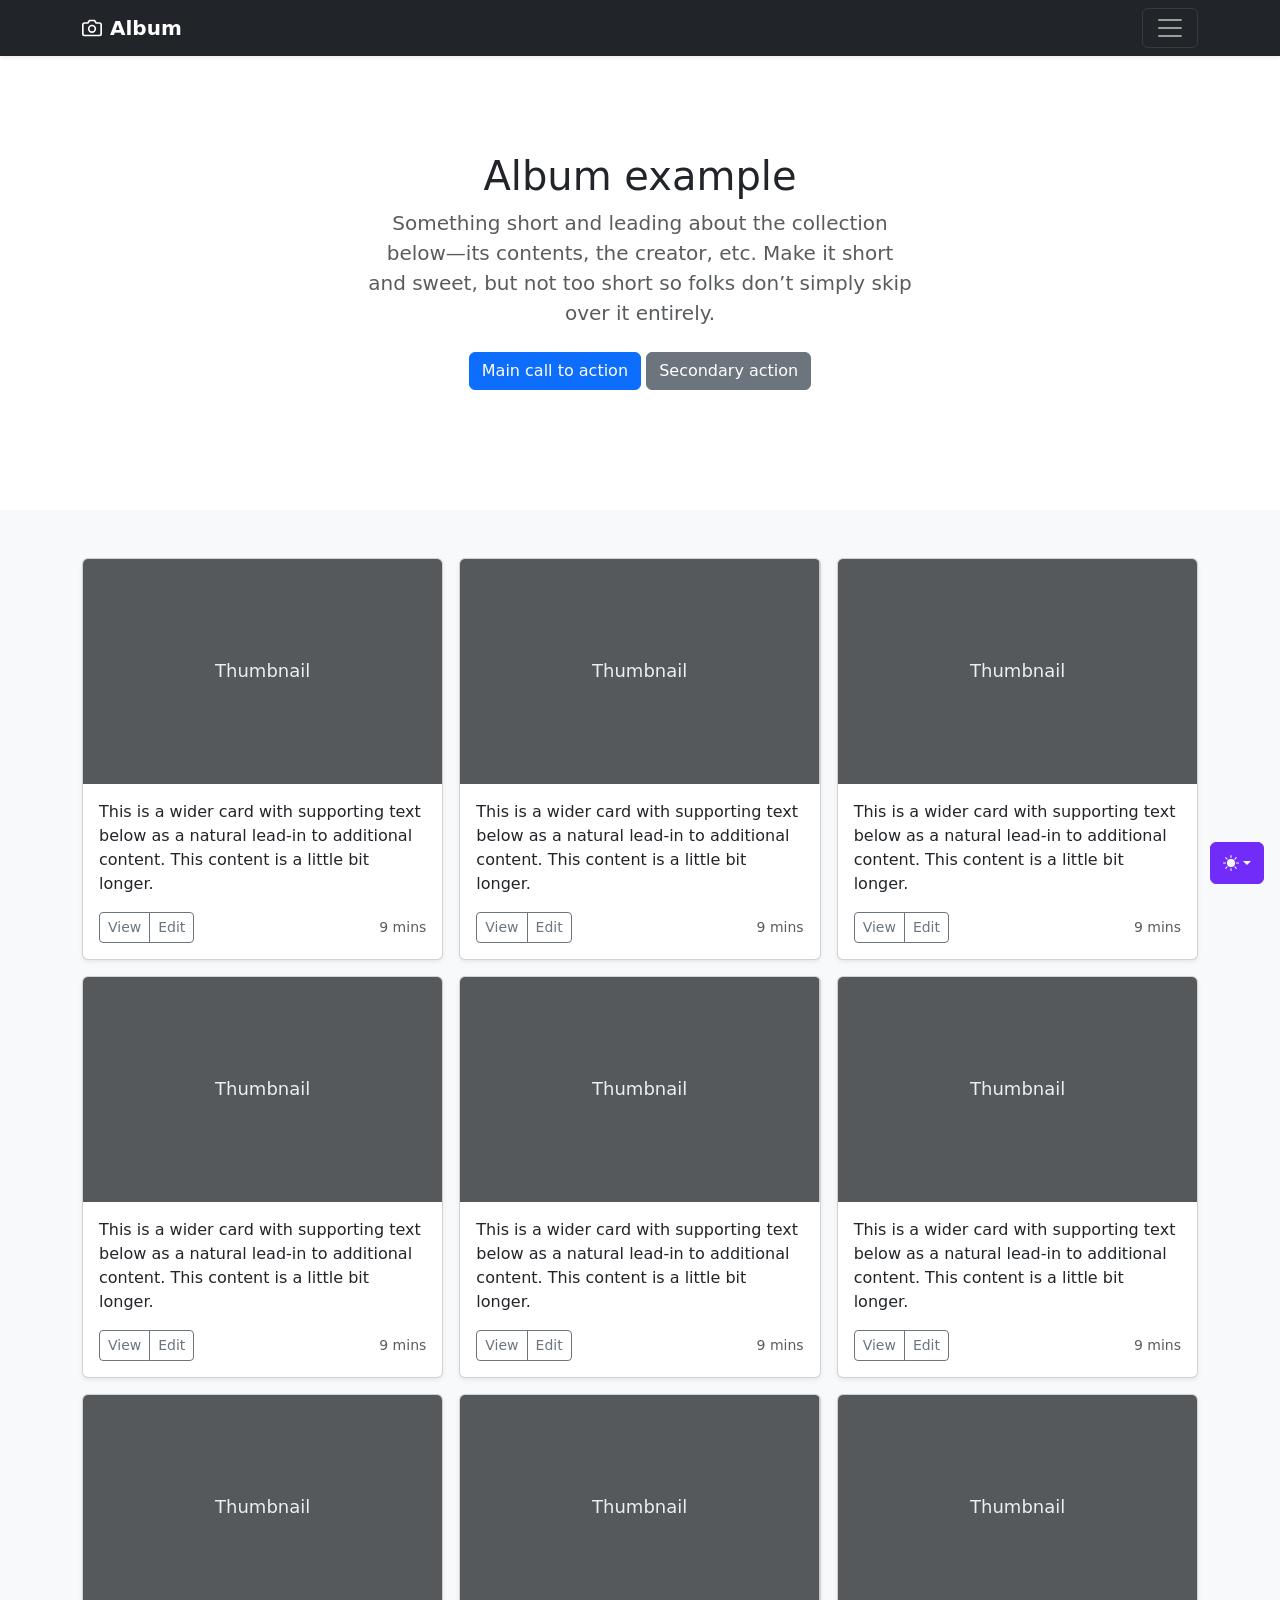
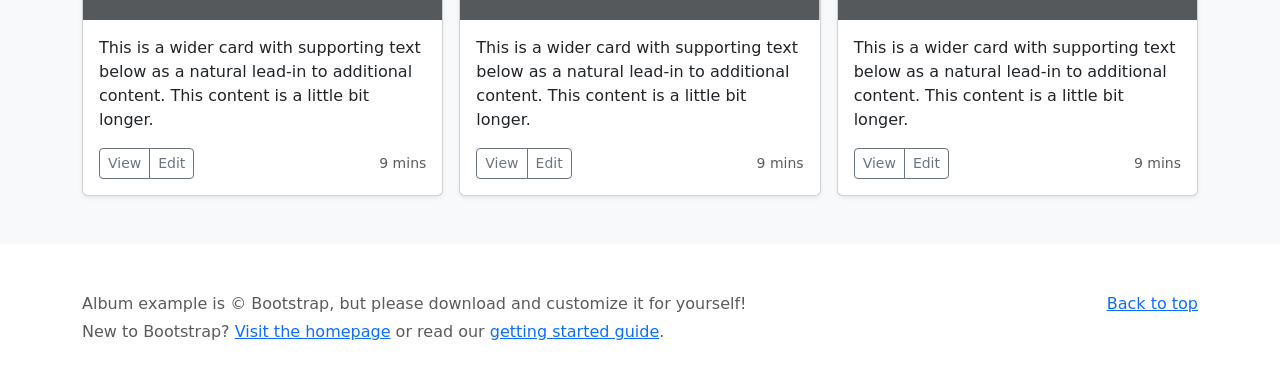
<file: example01/index.html>
<!doctype html>
<html lang="ja" data-bs-theme="auto">
  <head>
    <meta charset="utf-8" />
    <meta name="viewport" content="width=device-width, initial-scale=1" />
    <meta name="description" content="" />
    <meta
      name="author"
      content="Mark Otto, Jacob Thornton, and Bootstrap contributors"
    />
    <meta name="generator" content="Astro v5.13.2" />
    <title>Album example · Bootstrap v5.3</title>
    <link
      rel="canonical"
      href="https://getbootstrap.com/docs/5.3/examples/album/"
    />
    <script src="../assets/js/color-modes.js"></script>
    <link href="../assets/dist/css/bootstrap.min.css" rel="stylesheet" />
    <meta name="theme-color" content="#712cf9" />
    <style>
      .bd-placeholder-img {
        font-size: 1.125rem;
        text-anchor: middle;
        -webkit-user-select: none;
        -moz-user-select: none;
        user-select: none;
      }
      @media (min-width: 768px) {
        .bd-placeholder-img-lg {
          font-size: 3.5rem;
        }
      }
      .b-example-divider {
        width: 100%;
        height: 3rem;
        background-color: #0000001a;
        border: solid rgba(0, 0, 0, 0.15);
        border-width: 1px 0;
        box-shadow:
          inset 0 0.5em 1.5em #0000001a,
          inset 0 0.125em 0.5em #00000026;
      }
      .b-example-vr {
        flex-shrink: 0;
        width: 1.5rem;
        height: 100vh;
      }
      .bi {
        vertical-align: -0.125em;
        fill: currentColor;
      }
      .nav-scroller {
        position: relative;
        z-index: 2;
        height: 2.75rem;
        overflow-y: hidden;
      }
      .nav-scroller .nav {
        display: flex;
        flex-wrap: nowrap;
        padding-bottom: 1rem;
        margin-top: -1px;
        overflow-x: auto;
        text-align: center;
        white-space: nowrap;
        -webkit-overflow-scrolling: touch;
      }
      .btn-bd-primary {
        --bd-violet-bg: #712cf9;
        --bd-violet-rgb: 112.520718, 44.062154, 249.437846;
        --bs-btn-font-weight: 600;
        --bs-btn-color: var(--bs-white);
        --bs-btn-bg: var(--bd-violet-bg);
        --bs-btn-border-color: var(--bd-violet-bg);
        --bs-btn-hover-color: var(--bs-white);
        --bs-btn-hover-bg: #6528e0;
        --bs-btn-hover-border-color: #6528e0;
        --bs-btn-focus-shadow-rgb: var(--bd-violet-rgb);
        --bs-btn-active-color: var(--bs-btn-hover-color);
        --bs-btn-active-bg: #5a23c8;
        --bs-btn-active-border-color: #5a23c8;
      }
      .bd-mode-toggle {
        z-index: 1500;
      }
      .bd-mode-toggle .bi {
        width: 1em;
        height: 1em;
      }
      .bd-mode-toggle .dropdown-menu .active .bi {
        display: block !important;
      }
    </style>
  </head>
  <body>
    <svg xmlns="http://www.w3.org/2000/svg" class="d-none">
      <symbol id="check2" viewBox="0 0 16 16">
        <path
          d="M13.854 3.646a.5.5 0 0 1 0 .708l-7 7a.5.5 0 0 1-.708 0l-3.5-3.5a.5.5 0 1 1 .708-.708L6.5 10.293l6.646-6.647a.5.5 0 0 1 .708 0z"
        ></path>
      </symbol>
      <symbol id="circle-half" viewBox="0 0 16 16">
        <path
          d="M8 15A7 7 0 1 0 8 1v14zm0 1A8 8 0 1 1 8 0a8 8 0 0 1 0 16z"
        ></path>
      </symbol>
      <symbol id="moon-stars-fill" viewBox="0 0 16 16">
        <path
          d="M6 .278a.768.768 0 0 1 .08.858 7.208 7.208 0 0 0-.878 3.46c0 4.021 3.278 7.277 7.318 7.277.527 0 1.04-.055 1.533-.16a.787.787 0 0 1 .81.316.733.733 0 0 1-.031.893A8.349 8.349 0 0 1 8.344 16C3.734 16 0 12.286 0 7.71 0 4.266 2.114 1.312 5.124.06A.752.752 0 0 1 6 .278z"
        ></path>
        <path
          d="M10.794 3.148a.217.217 0 0 1 .412 0l.387 1.162c.173.518.579.924 1.097 1.097l1.162.387a.217.217 0 0 1 0 .412l-1.162.387a1.734 1.734 0 0 0-1.097 1.097l-.387 1.162a.217.217 0 0 1-.412 0l-.387-1.162A1.734 1.734 0 0 0 9.31 6.593l-1.162-.387a.217.217 0 0 1 0-.412l1.162-.387a1.734 1.734 0 0 0 1.097-1.097l.387-1.162zM13.863.099a.145.145 0 0 1 .274 0l.258.774c.115.346.386.617.732.732l.774.258a.145.145 0 0 1 0 .274l-.774.258a1.156 1.156 0 0 0-.732.732l-.258.774a.145.145 0 0 1-.274 0l-.258-.774a1.156 1.156 0 0 0-.732-.732l-.774-.258a.145.145 0 0 1 0-.274l.774-.258c.346-.115.617-.386.732-.732L13.863.1z"
        ></path>
      </symbol>
      <symbol id="sun-fill" viewBox="0 0 16 16">
        <path
          d="M8 12a4 4 0 1 0 0-8 4 4 0 0 0 0 8zM8 0a.5.5 0 0 1 .5.5v2a.5.5 0 0 1-1 0v-2A.5.5 0 0 1 8 0zm0 13a.5.5 0 0 1 .5.5v2a.5.5 0 0 1-1 0v-2A.5.5 0 0 1 8 13zm8-5a.5.5 0 0 1-.5.5h-2a.5.5 0 0 1 0-1h2a.5.5 0 0 1 .5.5zM3 8a.5.5 0 0 1-.5.5h-2a.5.5 0 0 1 0-1h2A.5.5 0 0 1 3 8zm10.657-5.657a.5.5 0 0 1 0 .707l-1.414 1.415a.5.5 0 1 1-.707-.708l1.414-1.414a.5.5 0 0 1 .707 0zm-9.193 9.193a.5.5 0 0 1 0 .707L3.05 13.657a.5.5 0 0 1-.707-.707l1.414-1.414a.5.5 0 0 1 .707 0zm9.193 2.121a.5.5 0 0 1-.707 0l-1.414-1.414a.5.5 0 0 1 .707-.707l1.414 1.414a.5.5 0 0 1 0 .707zM4.464 4.465a.5.5 0 0 1-.707 0L2.343 3.05a.5.5 0 1 1 .707-.707l1.414 1.414a.5.5 0 0 1 0 .708z"
        ></path>
      </symbol>
    </svg>
    <div
      class="dropdown position-fixed bottom-0 end-0 mb-3 me-3 bd-mode-toggle"
    >
      <button
        class="btn btn-bd-primary py-2 dropdown-toggle d-flex align-items-center"
        id="bd-theme"
        type="button"
        aria-expanded="false"
        data-bs-toggle="dropdown"
        aria-label="Toggle theme (auto)"
      >
        <svg class="bi my-1 theme-icon-active" aria-hidden="true">
          <use href="#circle-half"></use>
        </svg>
        <span class="visually-hidden" id="bd-theme-text">Toggle theme</span>
      </button>
      <ul
        class="dropdown-menu dropdown-menu-end shadow"
        aria-labelledby="bd-theme-text"
      >
        <li>
          <button
            type="button"
            class="dropdown-item d-flex align-items-center"
            data-bs-theme-value="light"
            aria-pressed="false"
          >
            <svg class="bi me-2 opacity-50" aria-hidden="true">
              <use href="#sun-fill"></use>
            </svg>
            Light
            <svg class="bi ms-auto d-none" aria-hidden="true">
              <use href="#check2"></use>
            </svg>
          </button>
        </li>
        <li>
          <button
            type="button"
            class="dropdown-item d-flex align-items-center"
            data-bs-theme-value="dark"
            aria-pressed="false"
          >
            <svg class="bi me-2 opacity-50" aria-hidden="true">
              <use href="#moon-stars-fill"></use>
            </svg>
            Dark
            <svg class="bi ms-auto d-none" aria-hidden="true">
              <use href="#check2"></use>
            </svg>
          </button>
        </li>
        <li>
          <button
            type="button"
            class="dropdown-item d-flex align-items-center active"
            data-bs-theme-value="auto"
            aria-pressed="true"
          >
            <svg class="bi me-2 opacity-50" aria-hidden="true">
              <use href="#circle-half"></use>
            </svg>
            Auto
            <svg class="bi ms-auto d-none" aria-hidden="true">
              <use href="#check2"></use>
            </svg>
          </button>
        </li>
      </ul>
    </div>
    <header data-bs-theme="dark">
      <div class="collapse text-bg-dark" id="navbarHeader">
        <div class="container">
          <div class="row">
            <div class="col-sm-8 col-md-7 py-4">
              <h4>About</h4>
              <p class="text-body-secondary">
                Add some information about the album below, the author, or any
                other background context. Make it a few sentences long so folks
                can pick up some informative tidbits. Then, link them off to
                some social networking sites or contact information.
              </p>
            </div>
            <div class="col-sm-4 offset-md-1 py-4">
              <h4>Contact</h4>
              <ul class="list-unstyled">
                <li><a href="#" class="text-white">Follow on X</a></li>
                <li><a href="#" class="text-white">Like on Facebook</a></li>
                <li><a href="#" class="text-white">Email me</a></li>
              </ul>
            </div>
          </div>
        </div>
      </div>
      <div class="navbar navbar-dark bg-dark shadow-sm">
        <div class="container">
          <a href="#" class="navbar-brand d-flex align-items-center">
            <svg
              xmlns="http://www.w3.org/2000/svg"
              width="20"
              height="20"
              fill="none"
              stroke="currentColor"
              stroke-linecap="round"
              stroke-linejoin="round"
              stroke-width="2"
              aria-hidden="true"
              class="me-2"
              viewBox="0 0 24 24"
            >
              <path
                d="M23 19a2 2 0 0 1-2 2H3a2 2 0 0 1-2-2V8a2 2 0 0 1 2-2h4l2-3h6l2 3h4a2 2 0 0 1 2 2z"
              ></path>
              <circle cx="12" cy="13" r="4"></circle>
            </svg>
            <strong>Album</strong>
          </a>
          <button
            class="navbar-toggler"
            type="button"
            data-bs-toggle="collapse"
            data-bs-target="#navbarHeader"
            aria-controls="navbarHeader"
            aria-expanded="false"
            aria-label="Toggle navigation"
          >
            <span class="navbar-toggler-icon"></span>
          </button>
        </div>
      </div>
    </header>
    <main>
      <section class="py-5 text-center container">
        <div class="row py-lg-5">
          <div class="col-lg-6 col-md-8 mx-auto">
            <h1 class="fw-light">Album example</h1>
            <p class="lead text-body-secondary">
              Something short and leading about the collection below—its
              contents, the creator, etc. Make it short and sweet, but not too
              short so folks don’t simply skip over it entirely.
            </p>
            <p>
              <a href="#" class="btn btn-primary my-2">Main call to action</a>
              <a href="#" class="btn btn-secondary my-2">Secondary action</a>
            </p>
          </div>
        </div>
      </section>
      <div class="album py-5 bg-body-tertiary">
        <div class="container">
          <div class="row row-cols-1 row-cols-sm-2 row-cols-md-3 g-3">
            <div class="col">
              <div class="card shadow-sm">
                <svg
                  aria-label="Placeholder: Thumbnail"
                  class="bd-placeholder-img card-img-top"
                  height="225"
                  preserveAspectRatio="xMidYMid slice"
                  role="img"
                  width="100%"
                  xmlns="http://www.w3.org/2000/svg"
                >
                  <title>Placeholder</title>
                  <rect width="100%" height="100%" fill="#55595c"></rect>
                  <text x="50%" y="50%" fill="#eceeef" dy=".3em">
                    Thumbnail
                  </text>
                </svg>
                <div class="card-body">
                  <p class="card-text">
                    This is a wider card with supporting text below as a natural
                    lead-in to additional content. This content is a little bit
                    longer.
                  </p>
                  <div
                    class="d-flex justify-content-between align-items-center"
                  >
                    <div class="btn-group">
                      <button
                        type="button"
                        class="btn btn-sm btn-outline-secondary"
                      >
                        View
                      </button>
                      <button
                        type="button"
                        class="btn btn-sm btn-outline-secondary"
                      >
                        Edit
                      </button>
                    </div>
                    <small class="text-body-secondary">9 mins</small>
                  </div>
                </div>
              </div>
            </div>
            <div class="col">
              <div class="card shadow-sm">
                <svg
                  aria-label="Placeholder: Thumbnail"
                  class="bd-placeholder-img card-img-top"
                  height="225"
                  preserveAspectRatio="xMidYMid slice"
                  role="img"
                  width="100%"
                  xmlns="http://www.w3.org/2000/svg"
                >
                  <title>Placeholder</title>
                  <rect width="100%" height="100%" fill="#55595c"></rect>
                  <text x="50%" y="50%" fill="#eceeef" dy=".3em">
                    Thumbnail
                  </text>
                </svg>
                <div class="card-body">
                  <p class="card-text">
                    This is a wider card with supporting text below as a natural
                    lead-in to additional content. This content is a little bit
                    longer.
                  </p>
                  <div
                    class="d-flex justify-content-between align-items-center"
                  >
                    <div class="btn-group">
                      <button
                        type="button"
                        class="btn btn-sm btn-outline-secondary"
                      >
                        View
                      </button>
                      <button
                        type="button"
                        class="btn btn-sm btn-outline-secondary"
                      >
                        Edit
                      </button>
                    </div>
                    <small class="text-body-secondary">9 mins</small>
                  </div>
                </div>
              </div>
            </div>
            <div class="col">
              <div class="card shadow-sm">
                <svg
                  aria-label="Placeholder: Thumbnail"
                  class="bd-placeholder-img card-img-top"
                  height="225"
                  preserveAspectRatio="xMidYMid slice"
                  role="img"
                  width="100%"
                  xmlns="http://www.w3.org/2000/svg"
                >
                  <title>Placeholder</title>
                  <rect width="100%" height="100%" fill="#55595c"></rect>
                  <text x="50%" y="50%" fill="#eceeef" dy=".3em">
                    Thumbnail
                  </text>
                </svg>
                <div class="card-body">
                  <p class="card-text">
                    This is a wider card with supporting text below as a natural
                    lead-in to additional content. This content is a little bit
                    longer.
                  </p>
                  <div
                    class="d-flex justify-content-between align-items-center"
                  >
                    <div class="btn-group">
                      <button
                        type="button"
                        class="btn btn-sm btn-outline-secondary"
                      >
                        View
                      </button>
                      <button
                        type="button"
                        class="btn btn-sm btn-outline-secondary"
                      >
                        Edit
                      </button>
                    </div>
                    <small class="text-body-secondary">9 mins</small>
                  </div>
                </div>
              </div>
            </div>
            <div class="col">
              <div class="card shadow-sm">
                <svg
                  aria-label="Placeholder: Thumbnail"
                  class="bd-placeholder-img card-img-top"
                  height="225"
                  preserveAspectRatio="xMidYMid slice"
                  role="img"
                  width="100%"
                  xmlns="http://www.w3.org/2000/svg"
                >
                  <title>Placeholder</title>
                  <rect width="100%" height="100%" fill="#55595c"></rect>
                  <text x="50%" y="50%" fill="#eceeef" dy=".3em">
                    Thumbnail
                  </text>
                </svg>
                <div class="card-body">
                  <p class="card-text">
                    This is a wider card with supporting text below as a natural
                    lead-in to additional content. This content is a little bit
                    longer.
                  </p>
                  <div
                    class="d-flex justify-content-between align-items-center"
                  >
                    <div class="btn-group">
                      <button
                        type="button"
                        class="btn btn-sm btn-outline-secondary"
                      >
                        View
                      </button>
                      <button
                        type="button"
                        class="btn btn-sm btn-outline-secondary"
                      >
                        Edit
                      </button>
                    </div>
                    <small class="text-body-secondary">9 mins</small>
                  </div>
                </div>
              </div>
            </div>
            <div class="col">
              <div class="card shadow-sm">
                <svg
                  aria-label="Placeholder: Thumbnail"
                  class="bd-placeholder-img card-img-top"
                  height="225"
                  preserveAspectRatio="xMidYMid slice"
                  role="img"
                  width="100%"
                  xmlns="http://www.w3.org/2000/svg"
                >
                  <title>Placeholder</title>
                  <rect width="100%" height="100%" fill="#55595c"></rect>
                  <text x="50%" y="50%" fill="#eceeef" dy=".3em">
                    Thumbnail
                  </text>
                </svg>
                <div class="card-body">
                  <p class="card-text">
                    This is a wider card with supporting text below as a natural
                    lead-in to additional content. This content is a little bit
                    longer.
                  </p>
                  <div
                    class="d-flex justify-content-between align-items-center"
                  >
                    <div class="btn-group">
                      <button
                        type="button"
                        class="btn btn-sm btn-outline-secondary"
                      >
                        View
                      </button>
                      <button
                        type="button"
                        class="btn btn-sm btn-outline-secondary"
                      >
                        Edit
                      </button>
                    </div>
                    <small class="text-body-secondary">9 mins</small>
                  </div>
                </div>
              </div>
            </div>
            <div class="col">
              <div class="card shadow-sm">
                <svg
                  aria-label="Placeholder: Thumbnail"
                  class="bd-placeholder-img card-img-top"
                  height="225"
                  preserveAspectRatio="xMidYMid slice"
                  role="img"
                  width="100%"
                  xmlns="http://www.w3.org/2000/svg"
                >
                  <title>Placeholder</title>
                  <rect width="100%" height="100%" fill="#55595c"></rect>
                  <text x="50%" y="50%" fill="#eceeef" dy=".3em">
                    Thumbnail
                  </text>
                </svg>
                <div class="card-body">
                  <p class="card-text">
                    This is a wider card with supporting text below as a natural
                    lead-in to additional content. This content is a little bit
                    longer.
                  </p>
                  <div
                    class="d-flex justify-content-between align-items-center"
                  >
                    <div class="btn-group">
                      <button
                        type="button"
                        class="btn btn-sm btn-outline-secondary"
                      >
                        View
                      </button>
                      <button
                        type="button"
                        class="btn btn-sm btn-outline-secondary"
                      >
                        Edit
                      </button>
                    </div>
                    <small class="text-body-secondary">9 mins</small>
                  </div>
                </div>
              </div>
            </div>
            <div class="col">
              <div class="card shadow-sm">
                <svg
                  aria-label="Placeholder: Thumbnail"
                  class="bd-placeholder-img card-img-top"
                  height="225"
                  preserveAspectRatio="xMidYMid slice"
                  role="img"
                  width="100%"
                  xmlns="http://www.w3.org/2000/svg"
                >
                  <title>Placeholder</title>
                  <rect width="100%" height="100%" fill="#55595c"></rect>
                  <text x="50%" y="50%" fill="#eceeef" dy=".3em">
                    Thumbnail
                  </text>
                </svg>
                <div class="card-body">
                  <p class="card-text">
                    This is a wider card with supporting text below as a natural
                    lead-in to additional content. This content is a little bit
                    longer.
                  </p>
                  <div
                    class="d-flex justify-content-between align-items-center"
                  >
                    <div class="btn-group">
                      <button
                        type="button"
                        class="btn btn-sm btn-outline-secondary"
                      >
                        View
                      </button>
                      <button
                        type="button"
                        class="btn btn-sm btn-outline-secondary"
                      >
                        Edit
                      </button>
                    </div>
                    <small class="text-body-secondary">9 mins</small>
                  </div>
                </div>
              </div>
            </div>
            <div class="col">
              <div class="card shadow-sm">
                <svg
                  aria-label="Placeholder: Thumbnail"
                  class="bd-placeholder-img card-img-top"
                  height="225"
                  preserveAspectRatio="xMidYMid slice"
                  role="img"
                  width="100%"
                  xmlns="http://www.w3.org/2000/svg"
                >
                  <title>Placeholder</title>
                  <rect width="100%" height="100%" fill="#55595c"></rect>
                  <text x="50%" y="50%" fill="#eceeef" dy=".3em">
                    Thumbnail
                  </text>
                </svg>
                <div class="card-body">
                  <p class="card-text">
                    This is a wider card with supporting text below as a natural
                    lead-in to additional content. This content is a little bit
                    longer.
                  </p>
                  <div
                    class="d-flex justify-content-between align-items-center"
                  >
                    <div class="btn-group">
                      <button
                        type="button"
                        class="btn btn-sm btn-outline-secondary"
                      >
                        View
                      </button>
                      <button
                        type="button"
                        class="btn btn-sm btn-outline-secondary"
                      >
                        Edit
                      </button>
                    </div>
                    <small class="text-body-secondary">9 mins</small>
                  </div>
                </div>
              </div>
            </div>
            <div class="col">
              <div class="card shadow-sm">
                <svg
                  aria-label="Placeholder: Thumbnail"
                  class="bd-placeholder-img card-img-top"
                  height="225"
                  preserveAspectRatio="xMidYMid slice"
                  role="img"
                  width="100%"
                  xmlns="http://www.w3.org/2000/svg"
                >
                  <title>Placeholder</title>
                  <rect width="100%" height="100%" fill="#55595c"></rect>
                  <text x="50%" y="50%" fill="#eceeef" dy=".3em">
                    Thumbnail
                  </text>
                </svg>
                <div class="card-body">
                  <p class="card-text">
                    This is a wider card with supporting text below as a natural
                    lead-in to additional content. This content is a little bit
                    longer.
                  </p>
                  <div
                    class="d-flex justify-content-between align-items-center"
                  >
                    <div class="btn-group">
                      <button
                        type="button"
                        class="btn btn-sm btn-outline-secondary"
                      >
                        View
                      </button>
                      <button
                        type="button"
                        class="btn btn-sm btn-outline-secondary"
                      >
                        Edit
                      </button>
                    </div>
                    <small class="text-body-secondary">9 mins</small>
                  </div>
                </div>
              </div>
            </div>
          </div>
        </div>
      </div>
    </main>
    <footer class="text-body-secondary py-5">
      <div class="container">
        <p class="float-end mb-1"><a href="#">Back to top</a></p>
        <p class="mb-1">
          Album example is &copy; Bootstrap, but please download and customize
          it for yourself!
        </p>
        <p class="mb-0">
          New to Bootstrap? <a href="/">Visit the homepage</a> or read our
          <a href="../getting-started/introduction">getting started guide</a>.
        </p>
      </div>
    </footer>
    <script
      src="../assets/dist/js/bootstrap.bundle.min.js"
      class="astro-vvvwv3sm"
    ></script>
  </body>
</html>
</file>
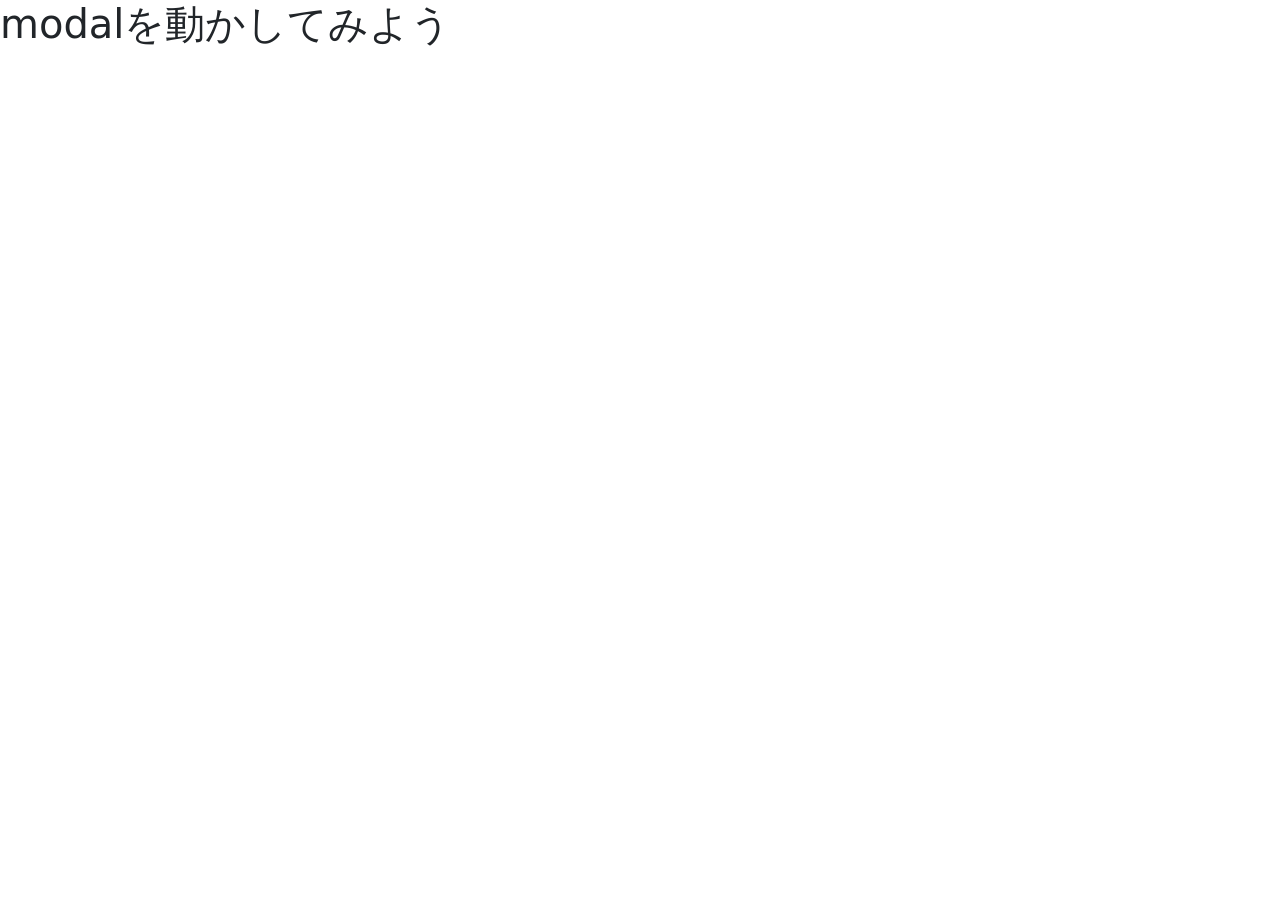
<file: example02/index.html>
<!doctype html>
<html lang="ja">
  <head>
    <meta charset="utf-8">
    <meta name="viewport" content="width=device-width, initial-scale=1">
    <title>Modal demo</title>
    <link rel="stylesheet" href="https://cdn.jsdelivr.net/npm/bootstrap@5.3.8/dist/css/bootstrap.min.css" integrity="sha384-sRIl4kxILFvY47J16cr9ZwB07vP4J8+LH7qKQnuqkuIAvNWLzeN8tE5YBujZqJLB" crossorigin="anonymous">
  </head>
  <body>
    <h1>modalを動かしてみよう</h1>


    <div class="container">
      <!-- TODO: 実はコピペで作れる -->
    </div>
    
    <script src="https://cdn.jsdelivr.net/npm/bootstrap@5.3.8/dist/js/bootstrap.bundle.min.js" integrity="sha384-FKyoEForCGlyvwx9Hj09JcYn3nv7wiPVlz7YYwJrWVcXK/BmnVDxM+D2scQbITxI" crossorigin="anonymous"></script>
  </body>
</html>
</file>
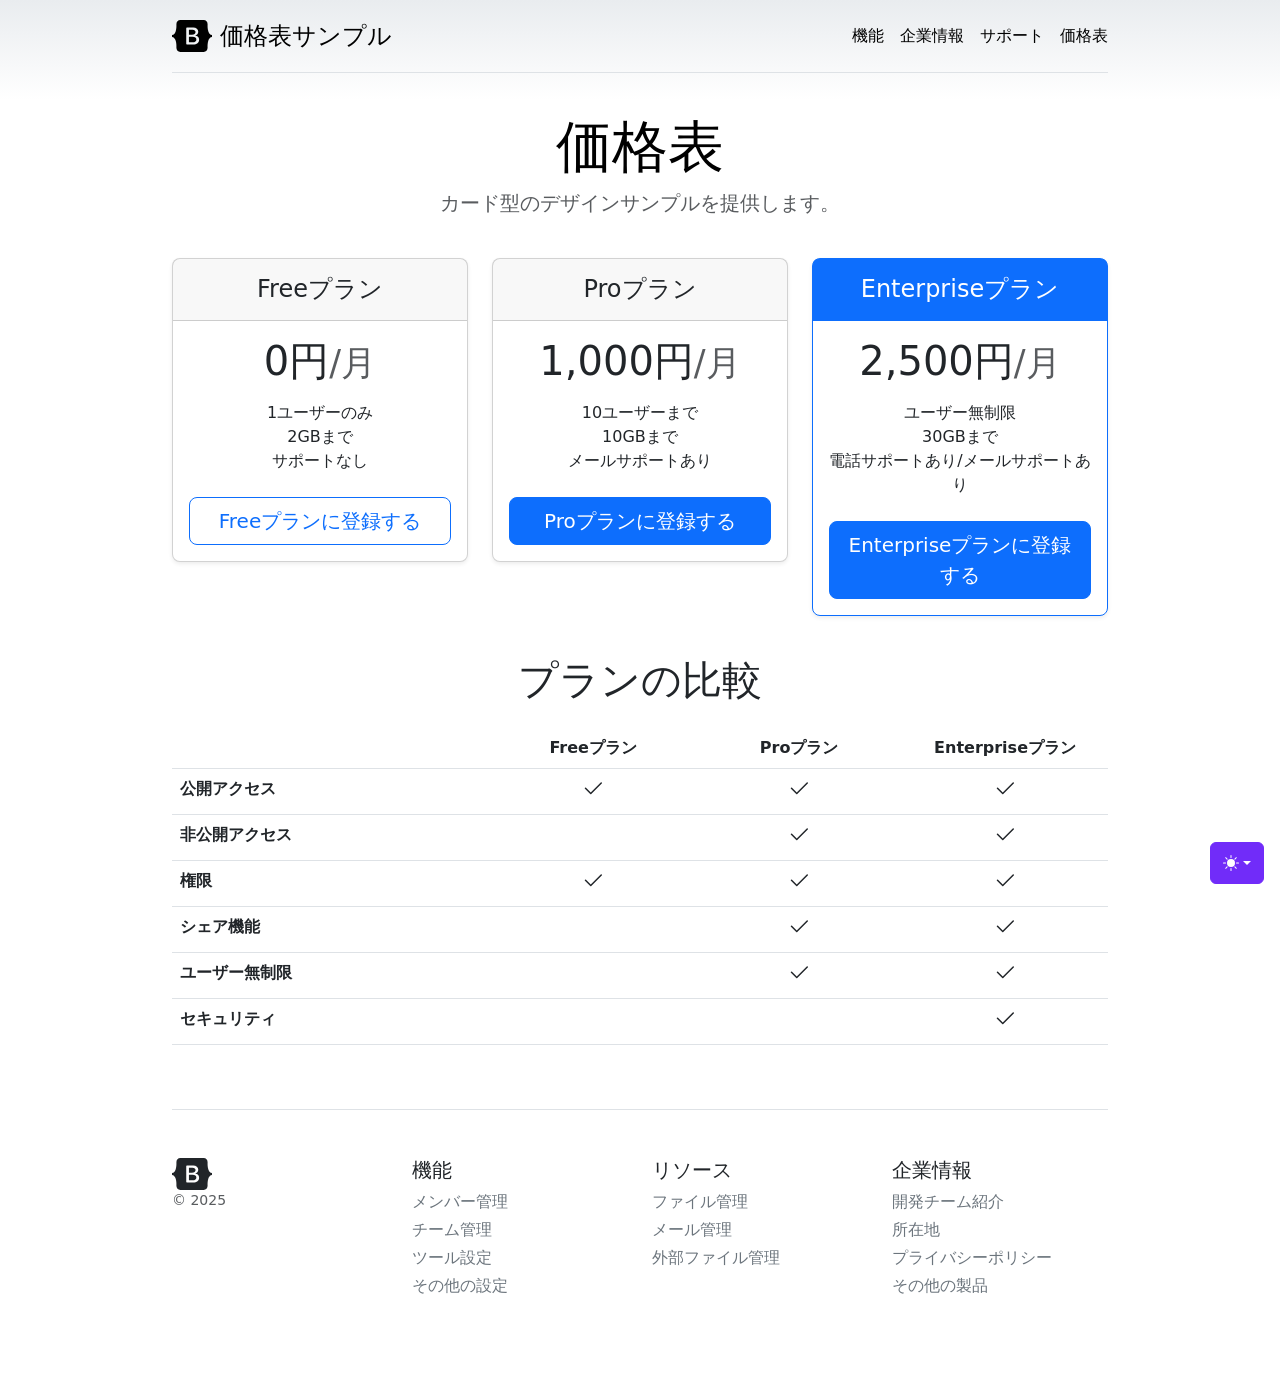
<file: example03/index.html>
<!doctype html>
<html lang="ja">

<head>
  <meta charset="utf-8" />
  <meta name="viewport" content="width=device-width, initial-scale=1" />
  <link href="css/lib/bootstrap.min.css" rel="stylesheet" />
  <link href="css/style.css" rel="stylesheet" />
  <script src="js/lib/bootstrap.bundle.min.js" defer></script>
  <!-- デモ用のスクリプト -->
  <script src="js/lib/demo.js" defer></script>
  <title>サンプル価格表 - demo</title>
</head>

<body>
  <!-- デモ用のカラーリング -->
  <div>
    <svg xmlns="http://www.w3.org/2000/svg" style="display: none;">
      <symbol id="check2" viewBox="0 0 16 16">
        <path
          d="M13.854 3.646a.5.5 0 0 1 0 .708l-7 7a.5.5 0 0 1-.708 0l-3.5-3.5a.5.5 0 1 1 .708-.708L6.5 10.293l6.646-6.647a.5.5 0 0 1 .708 0z" />
      </symbol>
      <symbol id="circle-half" viewBox="0 0 16 16">
        <path d="M8 15A7 7 0 1 0 8 1v14zm0 1A8 8 0 1 1 8 0a8 8 0 0 1 0 16z" />
      </symbol>
      <symbol id="moon-stars-fill" viewBox="0 0 16 16">
        <path
          d="M6 .278a.768.768 0 0 1 .08.858 7.208 7.208 0 0 0-.878 3.46c0 4.021 3.278 7.277 7.318 7.277.527 0 1.04-.055 1.533-.16a.787.787 0 0 1 .81.316.733.733 0 0 1-.031.893A8.349 8.349 0 0 1 8.344 16C3.734 16 0 12.286 0 7.71 0 4.266 2.114 1.312 5.124.06A.752.752 0 0 1 6 .278z" />
        <path
          d="M10.794 3.148a.217.217 0 0 1 .412 0l.387 1.162c.173.518.579.924 1.097 1.097l1.162.387a.217.217 0 0 1 0 .412l-1.162.387a1.734 1.734 0 0 0-1.097 1.097l-.387 1.162a.217.217 0 0 1-.412 0l-.387-1.162A1.734 1.734 0 0 0 9.31 6.593l-1.162-.387a.217.217 0 0 1 0-.412l1.162-.387a1.734 1.734 0 0 0 1.097-1.097l.387-1.162zM13.863.099a.145.145 0 0 1 .274 0l.258.774c.115.346.386.617.732.732l.774.258a.145.145 0 0 1 0 .274l-.774.258a1.156 1.156 0 0 0-.732.732l-.258.774a.145.145 0 0 1-.274 0l-.258-.774a1.156 1.156 0 0 0-.732-.732l-.774-.258a.145.145 0 0 1 0-.274l.774-.258c.346-.115.617-.386.732-.732L13.863.1z" />
      </symbol>
      <symbol id="sun-fill" viewBox="0 0 16 16">
        <path
          d="M8 12a4 4 0 1 0 0-8 4 4 0 0 0 0 8zM8 0a.5.5 0 0 1 .5.5v2a.5.5 0 0 1-1 0v-2A.5.5 0 0 1 8 0zm0 13a.5.5 0 0 1 .5.5v2a.5.5 0 0 1-1 0v-2A.5.5 0 0 1 8 13zm8-5a.5.5 0 0 1-.5.5h-2a.5.5 0 0 1 0-1h2a.5.5 0 0 1 .5.5zM3 8a.5.5 0 0 1-.5.5h-2a.5.5 0 0 1 0-1h2A.5.5 0 0 1 3 8zm10.657-5.657a.5.5 0 0 1 0 .707l-1.414 1.415a.5.5 0 1 1-.707-.708l1.414-1.414a.5.5 0 0 1 .707 0zm-9.193 9.193a.5.5 0 0 1 0 .707L3.05 13.657a.5.5 0 0 1-.707-.707l1.414-1.414a.5.5 0 0 1 .707 0zm9.193 2.121a.5.5 0 0 1-.707 0l-1.414-1.414a.5.5 0 0 1 .707-.707l1.414 1.414a.5.5 0 0 1 0 .707zM4.464 4.465a.5.5 0 0 1-.707 0L2.343 3.05a.5.5 0 1 1 .707-.707l1.414 1.414a.5.5 0 0 1 0 .708z" />
      </symbol>
    </svg>

    <div class="dropdown position-fixed bottom-0 end-0 mb-3 me-3 bd-mode-toggle">
      <button class="btn btn-bd-primary py-2 dropdown-toggle d-flex align-items-center" id="bd-theme" type="button"
        aria-expanded="false" data-bs-toggle="dropdown" aria-label="Toggle theme (auto)">
        <svg class="bi my-1 theme-icon-active" width="1em" height="1em">
          <use href="#circle-half"></use>
        </svg>
        <span class="visually-hidden" id="bd-theme-text">色の変更</span>
      </button>
      <ul class="dropdown-menu dropdown-menu-end shadow" aria-labelledby="bd-theme-text">
        <li>
          <button type="button" class="dropdown-item d-flex align-items-center" data-bs-theme-value="light"
            aria-pressed="false">
            <svg class="bi me-2 opacity-50 theme-icon" width="1em" height="1em">
              <use href="#sun-fill"></use>
            </svg>
            Light
            <svg class="bi ms-auto d-none" width="1em" height="1em">
              <use href="#check2"></use>
            </svg>
          </button>
        </li>
        <li>
          <button type="button" class="dropdown-item d-flex align-items-center" data-bs-theme-value="dark"
            aria-pressed="false">
            <svg class="bi me-2 opacity-50 theme-icon" width="1em" height="1em">
              <use href="#moon-stars-fill"></use>
            </svg>
            Dark
            <svg class="bi ms-auto d-none" width="1em" height="1em">
              <use href="#check2"></use>
            </svg>
          </button>
        </li>
        <li>
          <button type="button" class="dropdown-item d-flex align-items-center active" data-bs-theme-value="auto"
            aria-pressed="true">
            <svg class="bi me-2 opacity-50 theme-icon" width="1em" height="1em">
              <use href="#circle-half"></use>
            </svg>
            Auto
            <svg class="bi ms-auto d-none" width="1em" height="1em">
              <use href="#check2"></use>
            </svg>
          </button>
        </li>
      </ul>
    </div>


    <svg xmlns="http://www.w3.org/2000/svg" style="display: none;">
      <symbol id="check" viewBox="0 0 16 16">
        <title>Check</title>
        <path
          d="M13.854 3.646a.5.5 0 0 1 0 .708l-7 7a.5.5 0 0 1-.708 0l-3.5-3.5a.5.5 0 1 1 .708-.708L6.5 10.293l6.646-6.647a.5.5 0 0 1 .708 0z" />
      </symbol>
    </svg>
  </div>

  <main>
    <div class="container py-3">
      <header>
        <div class="d-flex flex-column flex-md-row align-items-center pb-3 mb-4 border-bottom">
          <a href="/" class="d-flex align-items-center link-body-emphasis text-decoration-none">
            <svg xmlns="http://www.w3.org/2000/svg" width="40" height="32" class="me-2" viewBox="0 0 118 94" role="img">
              <title>Bootstrap</title>
              <path fill-rule="evenodd" clip-rule="evenodd"
                d="M24.509 0c-6.733 0-11.715 5.893-11.492 12.284.214 6.14-.064 14.092-2.066 20.577C8.943 39.365 5.547 43.485 0 44.014v5.972c5.547.529 8.943 4.649 10.951 11.153 2.002 6.485 2.28 14.437 2.066 20.577C12.794 88.106 17.776 94 24.51 94H93.5c6.733 0 11.714-5.893 11.491-12.284-.214-6.14.064-14.092 2.066-20.577 2.009-6.504 5.396-10.624 10.943-11.153v-5.972c-5.547-.529-8.934-4.649-10.943-11.153-2.002-6.484-2.28-14.437-2.066-20.577C105.214 5.894 100.233 0 93.5 0H24.508zM80 57.863C80 66.663 73.436 72 62.543 72H44a2 2 0 01-2-2V24a2 2 0 012-2h18.437c9.083 0 15.044 4.92 15.044 12.474 0 5.302-4.01 10.049-9.119 10.88v.277C75.317 46.394 80 51.21 80 57.863zM60.521 28.34H49.948v14.934h8.905c6.884 0 10.68-2.772 10.68-7.727 0-4.643-3.264-7.207-9.012-7.207zM49.948 49.2v16.458H60.91c7.167 0 10.964-2.876 10.964-8.281 0-5.406-3.903-8.178-11.425-8.178H49.948z"
                fill="currentColor"></path>
            </svg>
            <span class="fs-4">価格表サンプル</span>
          </a>

          <nav class="d-inline-flex mt-2 mt-md-0 ms-md-auto">
            <a class="me-3 py-2 link-body-emphasis text-decoration-none" href="#">機能</a>
            <a class="me-3 py-2 link-body-emphasis text-decoration-none" href="#">企業情報</a>
            <a class="me-3 py-2 link-body-emphasis text-decoration-none" href="#">サポート</a>
            <a class="py-2 link-body-emphasis text-decoration-none" href="#">価格表</a>
          </nav>
        </div>

        <div class="pricing-header p-3 pb-md-4 mx-auto text-center">
          <h1 class="display-4 fw-normal text-body-emphasis">価格表</h1>
          <p class="fs-5 text-body-secondary">カード型のデザインサンプルを提供します。
          </p>
        </div>
      </header>

      <main>
        <div class="row row-cols-1 row-cols-md-3 mb-3 text-center">
          <div class="col">
            <div class="card mb-4 rounded-3 shadow-sm">
              <div class="card-header py-3">
                <h4 class="my-0 fw-normal">Freeプラン</h4>
              </div>
              <div class="card-body">
                <h1 class="card-title pricing-card-title">0円<small class="text-body-secondary fw-light">/月</small></h1>
                <ul class="list-unstyled mt-3 mb-4">
                  <li>1ユーザーのみ</li>
                  <li>2GBまで</li>
                  <li>サポートなし</li>
                </ul>
                <!-- ここにモーダルを設定 -->
                <button type="button" class="w-100 btn btn-lg btn-outline-primary">Freeプランに登録する</button>
              </div>
            </div>
          </div>
          <div class="col">
            <div class="card mb-4 rounded-3 shadow-sm">
              <div class="card-header py-3">
                <h4 class="my-0 fw-normal">Proプラン</h4>
              </div>
              <div class="card-body">
                <h1 class="card-title pricing-card-title">1,000円<small class="text-body-secondary fw-light">/月</small></h1>
                <ul class="list-unstyled mt-3 mb-4">
                  <li>10ユーザーまで</li>
                  <li>10GBまで</li>
                  <li>メールサポートあり</li>
                </ul>
                <!-- ここにモーダルを設定 -->
                <button type="button" class="w-100 btn btn-lg btn-primary">Proプランに登録する</button>
              </div>
            </div>
          </div>
          <div class="col">
            <div class="card mb-4 rounded-3 shadow-sm border-primary">
              <div class="card-header py-3 text-bg-primary border-primary">
                <h4 class="my-0 fw-normal">Enterpriseプラン</h4>
              </div>
              <div class="card-body">
                <h1 class="card-title pricing-card-title">2,500円<small class="text-body-secondary fw-light">/月</small></h1>
                <ul class="list-unstyled mt-3 mb-4">
                  <li>ユーザー無制限</li>
                  <li>30GBまで</li>
                  <li>電話サポートあり/メールサポートあり</li>
                </ul>
                <!-- ここにモーダルを設定 -->
                <button type="button" class="w-100 btn btn-lg btn-primary">Enterpriseプランに登録する</button>
              </div>
            </div>
          </div>
        </div>

        <h2 class="display-6 text-center mb-4">プランの比較</h2>

        <div class="table-responsive">
          <table class="table text-center">
            <thead>
              <tr>
                <th style="width: 34%;"></th>
                <th style="width: 22%;">Freeプラン</th>
                <th style="width: 22%;">Proプラン</th>
                <th style="width: 22%;">Enterpriseプラン</th>
              </tr>
            </thead>
            <tbody>
              <tr>
                <th scope="row" class="text-start">公開アクセス</th>
                <td><svg class="bi" width="24" height="24">
                    <use xlink:href="#check" />
                  </svg></td>
                <td><svg class="bi" width="24" height="24">
                    <use xlink:href="#check" />
                  </svg></td>
                <td><svg class="bi" width="24" height="24">
                    <use xlink:href="#check" />
                  </svg></td>
              </tr>
              <tr>
                <th scope="row" class="text-start">非公開アクセス</th>
                <td></td>
                <td><svg class="bi" width="24" height="24">
                    <use xlink:href="#check" />
                  </svg></td>
                <td><svg class="bi" width="24" height="24">
                    <use xlink:href="#check" />
                  </svg></td>
              </tr>
            </tbody>

            <tbody>
              <tr>
                <th scope="row" class="text-start">権限</th>
                <td><svg class="bi" width="24" height="24">
                    <use xlink:href="#check" />
                  </svg></td>
                <td><svg class="bi" width="24" height="24">
                    <use xlink:href="#check" />
                  </svg></td>
                <td><svg class="bi" width="24" height="24">
                    <use xlink:href="#check" />
                  </svg></td>
              </tr>
              <tr>
                <th scope="row" class="text-start">シェア機能</th>
                <td></td>
                <td><svg class="bi" width="24" height="24">
                    <use xlink:href="#check" />
                  </svg></td>
                <td><svg class="bi" width="24" height="24">
                    <use xlink:href="#check" />
                  </svg></td>
              </tr>
              <tr>
                <th scope="row" class="text-start">ユーザー無制限</th>
                <td></td>
                <td><svg class="bi" width="24" height="24">
                    <use xlink:href="#check" />
                  </svg></td>
                <td><svg class="bi" width="24" height="24">
                    <use xlink:href="#check" />
                  </svg></td>
              </tr>
              <tr>
                <th scope="row" class="text-start">セキュリティ</th>
                <td></td>
                <td></td>
                <td><svg class="bi" width="24" height="24">
                    <use xlink:href="#check" />
                  </svg></td>
              </tr>
            </tbody>
          </table>
        </div>
      </main>

      <footer class="pt-4 my-md-5 pt-md-5 border-top">
        <div class="row">
          <div class="col-12 col-md">
            <svg xmlns="http://www.w3.org/2000/svg" width="40" height="32" class="me-2" viewBox="0 0 118 94" role="img">
              <title>Bootstrap</title>
              <path fill-rule="evenodd" clip-rule="evenodd" d="M24.509 0c-6.733 0-11.715 5.893-11.492 12.284.214 6.14-.064 14.092-2.066 20.577C8.943 39.365 5.547 43.485 0 44.014v5.972c5.547.529 8.943 4.649 10.951 11.153 2.002 6.485 2.28 14.437 2.066 20.577C12.794 88.106 17.776 94 24.51 94H93.5c6.733 0 11.714-5.893 11.491-12.284-.214-6.14.064-14.092 2.066-20.577 2.009-6.504 5.396-10.624 10.943-11.153v-5.972c-5.547-.529-8.934-4.649-10.943-11.153-2.002-6.484-2.28-14.437-2.066-20.577C105.214 5.894 100.233 0 93.5 0H24.508zM80 57.863C80 66.663 73.436 72 62.543 72H44a2 2 0 01-2-2V24a2 2 0 012-2h18.437c9.083 0 15.044 4.92 15.044 12.474 0 5.302-4.01 10.049-9.119 10.88v.277C75.317 46.394 80 51.21 80 57.863zM60.521 28.34H49.948v14.934h8.905c6.884 0 10.68-2.772 10.68-7.727 0-4.643-3.264-7.207-9.012-7.207zM49.948 49.2v16.458H60.91c7.167 0 10.964-2.876 10.964-8.281 0-5.406-3.903-8.178-11.425-8.178H49.948z" fill="currentColor"></path>
            </svg>

            <small class="d-block mb-3 text-body-secondary">&copy; 2025</small>
          </div>
          <div class="col-6 col-md">
            <h5>機能</h5>
            <ul class="list-unstyled text-small">
              <li class="mb-1"><a class="link-secondary text-decoration-none" href="#">メンバー管理</a></li>
              <li class="mb-1"><a class="link-secondary text-decoration-none" href="#">チーム管理</a></li>
              <li class="mb-1"><a class="link-secondary text-decoration-none" href="#">ツール設定</a></li>
              <li class="mb-1"><a class="link-secondary text-decoration-none" href="#">その他の設定</a></li>
            </ul>
          </div>
          <div class="col-6 col-md">
            <h5>リソース</h5>
            <ul class="list-unstyled text-small">
              <li class="mb-1"><a class="link-secondary text-decoration-none" href="#">ファイル管理</a></li>
              <li class="mb-1"><a class="link-secondary text-decoration-none" href="#">メール管理</a></li>
              <li class="mb-1"><a class="link-secondary text-decoration-none" href="#">外部ファイル管理</a></li>
            </ul>
          </div>
          <div class="col-6 col-md">
            <h5>企業情報</h5>
            <ul class="list-unstyled text-small">
              <li class="mb-1"><a class="link-secondary text-decoration-none" href="#">開発チーム紹介</a></li>
              <li class="mb-1"><a class="link-secondary text-decoration-none" href="#">所在地</a></li>
              <li class="mb-1"><a class="link-secondary text-decoration-none" href="#">プライバシーポリシー</a></li>
              <li class="mb-1"><a class="link-secondary text-decoration-none" href="#">その他の製品</a></li>
            </ul>
          </div>
        </div>
      </footer>
    </div>
  </main>

  <!-- ここにモーダルを設定 -->
  <!-- 参考: https://getbootstrap.jp/docs/5.3/components/modal/#%e3%83%a9%e3%82%a4%e3%83%96%e3%83%87%e3%83%a2 -->
</body>
</html>
</file>
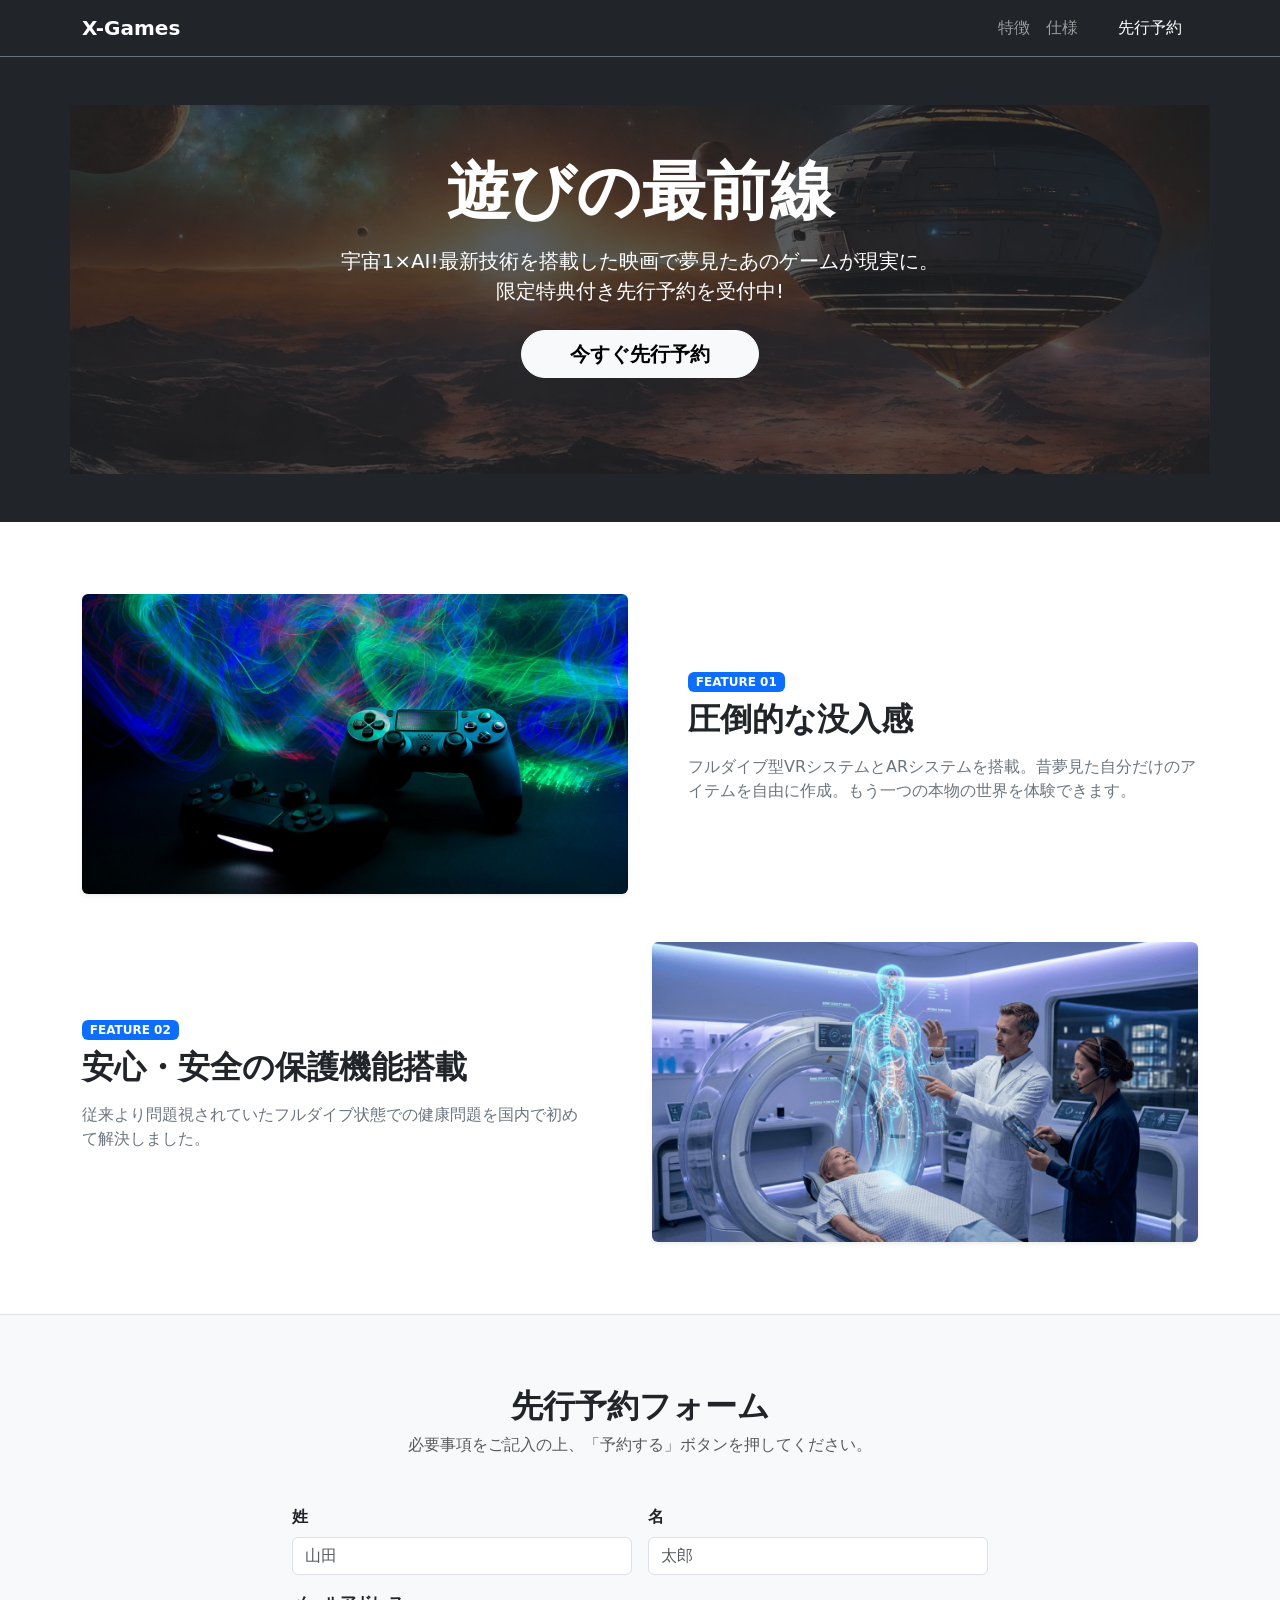
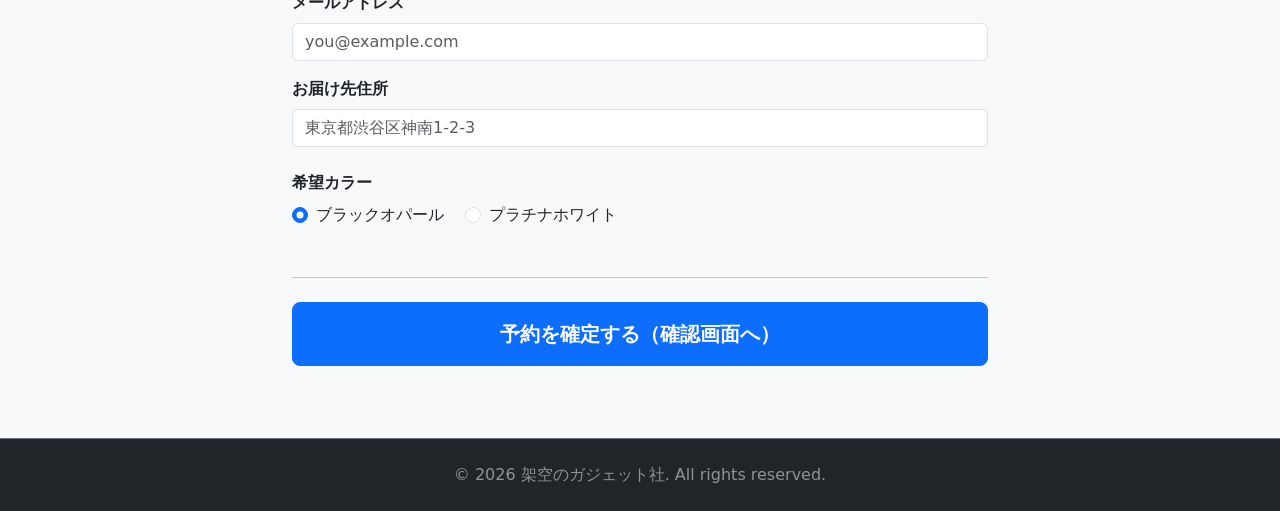
<file: form-product-sample/index.html>
<!DOCTYPE html>
<html lang="ja">
<head>
  <meta charset="UTF-8">
  <meta name="viewport" content="width=device-width, initial-scale=1.0">
  <title>【課題解答】Future Game Device 先行予約特設サイト</title>
  <link href="https://cdn.jsdelivr.net/npm/bootstrap@5.3.0/dist/css/bootstrap.min.css" rel="stylesheet">
  <link href="css/style.css" rel="stylesheet">
</head>
<body>
  <nav class="navbar navbar-expand-lg navbar-dark bg-dark sticky-top border-bottom border-secondary">
    <div class="container">
      <a class="navbar-brand fw-bold" href="#">X-Games</a>
      <button class="navbar-toggler" type="button" data-bs-toggle="collapse" data-bs-target="#navbarNav">
        <span class="navbar-toggler-icon"></span>
      </button>
      <div class="collapse navbar-collapse justify-content-end" id="navbarNav">
        <ul class="navbar-nav">
          <li class="nav-item"><a class="nav-link" href="#features">特徴</a></li>
          <li class="nav-item"><a class="nav-link" href="#details">仕様</a></li>
          <li class="nav-item"><a class="nav-link btn btn-primary text-white ms-lg-3 px-3 mt-2 mt-lg-0" href="#reserve">先行予約</a></li>
        </ul>
      </div>
    </div>
  </nav>

  <header class="bg-dark text-white text-center py-5">
    <div class="position-relative container py-5">
      <div class="position-absolute top-0 start-0 w-100 h-100">
        <img src="img/kv.jpg" alt="X-Games メイン画像" class="w-100 h-100 object-fit-cover opacity-25">
      </div>

      <div class="row justify-content-center position-relative z-1">
        <div class="col-md-8">
          <h1 class="display-3 fw-bold mb-3">遊びの最前線</h1>
          <p class="lead mb-4">宇宙1×AI!最新技術を搭載した映画で夢見たあのゲームが現実に。<br>限定特典付き先行予約を受付中!</p>
          <a href="#reserve" class="btn btn-light btn-lg px-5 rounded-pill fw-bold">今すぐ先行予約</a>
          <div class="mt-5">
          </div>
        </div>
      </div>
    </div>
  </header>

  <section id="features" class="py-5 bg-white">
    <div class="container py-4">
      <div class="row align-items-center mb-5">
        <div class="col-md-6 mb-4 mb-md-0">
          <img src="img/future01.jpg" alt="特徴1" class="img-fluid rounded feature-img shadow-sm">
        </div>
        <div class="col-md-6 ps-md-5">
          <span class="badge bg-primary mb-2">FEATURE 01</span>
          <h2 class="fw-bold mb-3">圧倒的な没入感</h2>
          <p class="text-secondary">フルダイブ型VRシステムとARシステムを搭載。昔夢見た自分だけのアイテムを自由に作成。もう一つの本物の世界を体験できます。</p>
        </div>
      </div>

      <div class="row align-items-center flex-md-row-reverse">
        <div class="col-md-6 mb-4 mb-md-0">
          <img src="img/future02.jpg" alt="特徴2" class="img-fluid rounded feature-img shadow-sm">
        </div>
        <div class="col-md-6 pe-md-5">
          <span class="badge bg-primary mb-2">FEATURE 02</span>
          <h2 class="fw-bold mb-3">安心・安全の保護機能搭載</h2>
          <p class="text-secondary">従来より問題視されていたフルダイブ状態での健康問題を国内で初めて解決しました。</p>
        </div>
      </div>

    </div>
  </section>

  <section id="reserve" class="py-5 bg-light border-top">
    <div class="container py-4" style="max-width: 720px;">
      <div class="text-center mb-5">
        <h2 class="fw-bold">先行予約フォーム</h2>
        <p class="text-muted">必要事項をご記入の上、「予約する」ボタンを押してください。</p>
      </div>

      <form class="needs-validation" novalidate>
        <div class="row g-3">
          
          <div class="col-sm-6">
            <label for="lastName" class="form-label fw-bold">姓</label>
            <input type="text" class="form-control" id="lastName" placeholder="山田" required>
          </div>
          <div class="col-sm-6">
            <label for="firstName" class="form-label fw-bold">名</label>
            <input type="text" class="form-control" id="firstName" placeholder="太郎" required>
          </div>

          <div class="col-12">
            <label for="email" class="form-label fw-bold">メールアドレス</label>
            <input type="email" class="form-control" id="email" placeholder="you@example.com" required>
          </div>

          <div class="col-12">
            <label for="address" class="form-label fw-bold">お届け先住所</label>
            <input type="text" class="form-control" id="address" placeholder="東京都渋谷区神南1-2-3" required>
          </div>

          <div class="col-12 my-4">
            <label class="form-label fw-bold d-block">希望カラー</label>
            <div class="form-check form-check-inline">
              <input class="form-check-input" type="radio" name="colorOptions" id="color1" value="black" checked>
              <label class="form-check-input-label" for="color1">ブラックオパール</label>
            </div>
            <div class="form-check form-check-inline">
              <input class="form-check-input" type="radio" name="colorOptions" id="color2" value="white">
              <label class="form-check-input-label" for="color2">プラチナホワイト</label>
            </div>
          </div>

        </div>

        <hr class="my-4">

        <button class="w-100 btn btn-primary btn-lg fw-bold py-3" type="submit">予約を確定する（確認画面へ）</button>
      </form>
    </div>
  </section>

  <footer class="bg-dark text-white-50 text-center py-4 border-top border-secondary">
    <div class="container">
      <p class="mb-0">&copy; 2026 架空のガジェット社. All rights reserved.</p>
    </div>
  </footer>

  <script src="https://cdn.jsdelivr.net/npm/bootstrap@5.3.0/dist/js/bootstrap.bundle.min.js"></script>
</body>
</html>
</file>
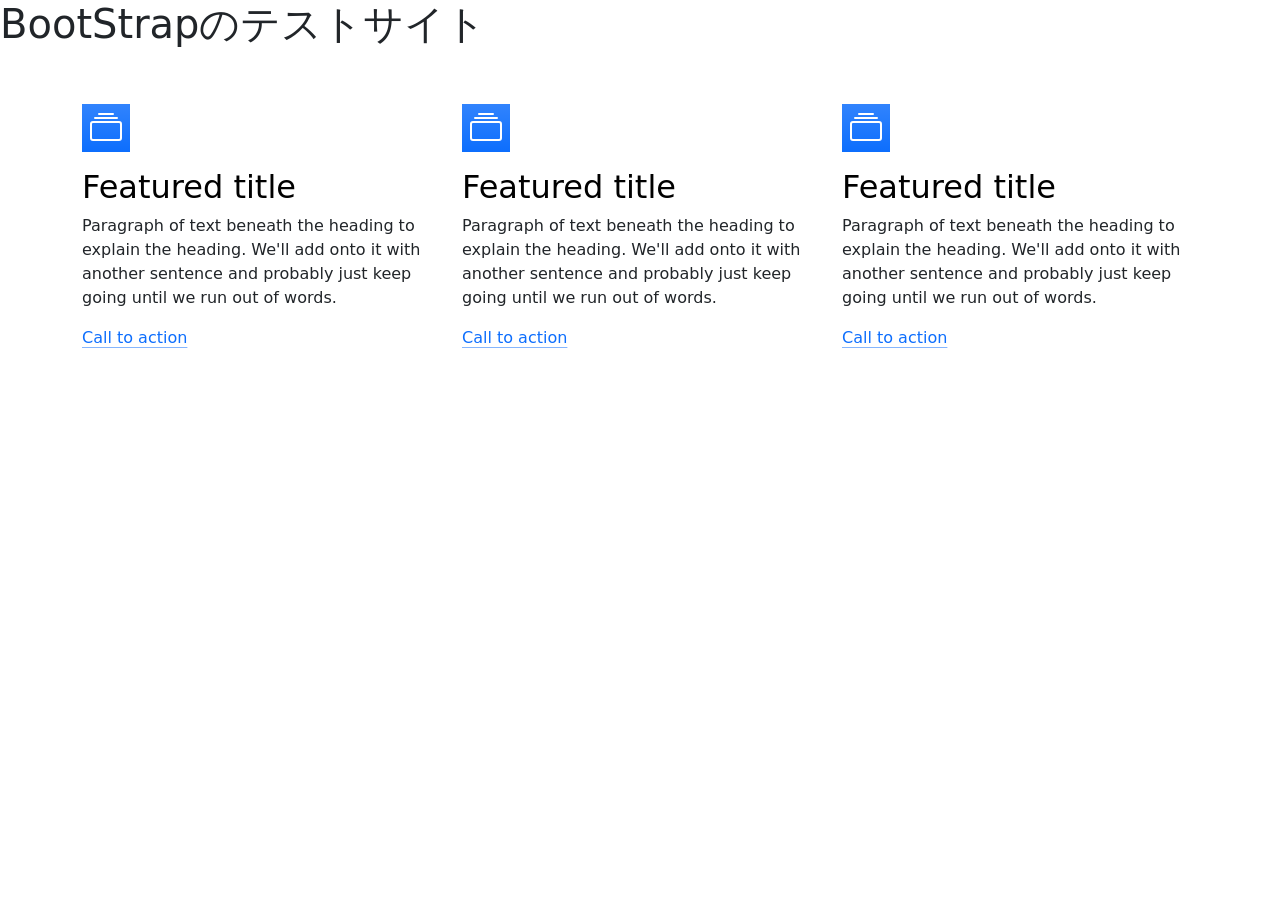
<file: sample01/index.html>
<!doctype html>
<html lang="ja">
  <head>
    <meta charset="utf-8">
    <meta name="viewport" content="width=device-width, initial-scale=1">
    <title>Bootstrap demo</title>
    <link rel="stylesheet" href="https://cdn.jsdelivr.net/npm/bootstrap@5.3.8/dist/css/bootstrap.min.css" integrity="sha384-sRIl4kxILFvY47J16cr9ZwB07vP4J8+LH7qKQnuqkuIAvNWLzeN8tE5YBujZqJLB" crossorigin="anonymous">
  
    <style>
      .bi {
        vertical-align: -0.125em;
        fill: currentColor;
      }
    </style>
  </head>
  <body>
    <h1>BootStrapのテストサイト</h1>

    <svg xmlns="http://www.w3.org/2000/svg" class="d-none">
      <symbol id="collection" viewBox="0 0 16 16">
        <path
          d="M2.5 3.5a.5.5 0 0 1 0-1h11a.5.5 0 0 1 0 1h-11zm2-2a.5.5 0 0 1 0-1h7a.5.5 0 0 1 0 1h-7zM0 13a1.5 1.5 0 0 0 1.5 1.5h13A1.5 1.5 0 0 0 16 13V6a1.5 1.5 0 0 0-1.5-1.5h-13A1.5 1.5 0 0 0 0 6v7zm1.5.5A.5.5 0 0 1 1 13V6a.5.5 0 0 1 .5-.5h13a.5.5 0 0 1 .5.5v7a.5.5 0 0 1-.5.5h-13z"
        ></path>
      </symbol>
    </svg>

    <div class="container">
      <!-- mdサイズで２列にする -->
      <div class="row g-4 py-5 row-cols-1 row-cols-md-2 row-cols-lg-3">
        <div class="feature col">
          <div
            class="feature-icon d-inline-flex align-items-center justify-content-center text-bg-primary bg-gradient fs-2 mb-3 p-2"
          >
            <svg class="bi" width="1em" height="1em" aria-hidden="true">
              <use xlink:href="#collection"></use>
            </svg>
          </div>
          <h3 class="fs-2 text-body-emphasis">Featured title</h3>
          <p>
            Paragraph of text beneath the heading to explain the heading.
            We'll add onto it with another sentence and probably just keep
            going until we run out of words.
          </p>
          <a href="#" class="icon-link">
            Call to action
            <svg class="bi" aria-hidden="true">
              <use xlink:href="#chevron-right"></use>
            </svg>
          </a>
        </div>
        <div class="feature col">
          <div
            class="feature-icon d-inline-flex align-items-center justify-content-center text-bg-primary bg-gradient fs-2 mb-3 p-2"
          >
            <svg class="bi" width="1em" height="1em" aria-hidden="true">
              <use xlink:href="#collection"></use>
            </svg>
          </div>
          <h3 class="fs-2 text-body-emphasis">Featured title</h3>
          <p>
            Paragraph of text beneath the heading to explain the heading.
            We'll add onto it with another sentence and probably just keep
            going until we run out of words.
          </p>
          <a href="#" class="icon-link">
            Call to action
            <svg class="bi" aria-hidden="true">
              <use xlink:href="#chevron-right"></use>
            </svg>
          </a>
        </div>
        <div class="feature col">
          <div
            class="feature-icon d-inline-flex align-items-center justify-content-center text-bg-primary bg-gradient fs-2 mb-3 p-2"
          >
            <svg class="bi" width="1em" height="1em" aria-hidden="true">
              <use xlink:href="#collection"></use>
            </svg>
          </div>
          <h3 class="fs-2 text-body-emphasis">Featured title</h3>
          <p>
            Paragraph of text beneath the heading to explain the heading.
            We'll add onto it with another sentence and probably just keep
            going until we run out of words.
          </p>
          <a href="#" class="icon-link">
            Call to action
            <svg class="bi" aria-hidden="true">
              <use xlink:href="#chevron-right"></use>
            </svg>
          </a>
        </div>
      </div>
    </div>
    
    <script src="https://cdn.jsdelivr.net/npm/bootstrap@5.3.8/dist/js/bootstrap.bundle.min.js" integrity="sha384-FKyoEForCGlyvwx9Hj09JcYn3nv7wiPVlz7YYwJrWVcXK/BmnVDxM+D2scQbITxI" crossorigin="anonymous"></script>
  </body>
</html>
</file>
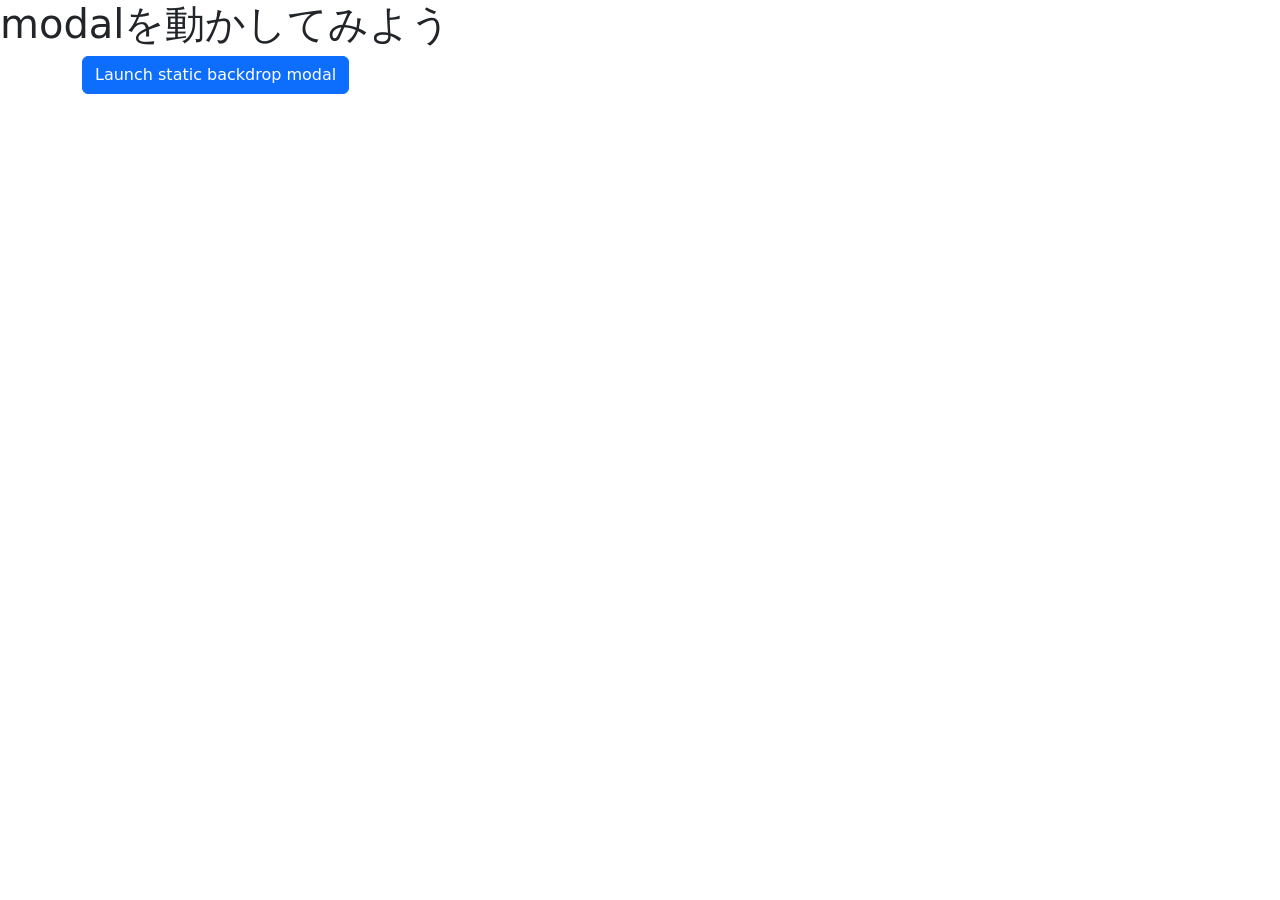
<file: example02/ans.html>
<!doctype html>
<html lang="ja">
  <head>
    <meta charset="utf-8">
    <meta name="viewport" content="width=device-width, initial-scale=1">
    <title>Modal demo</title>
    <link rel="stylesheet" href="https://cdn.jsdelivr.net/npm/bootstrap@5.3.8/dist/css/bootstrap.min.css" integrity="sha384-sRIl4kxILFvY47J16cr9ZwB07vP4J8+LH7qKQnuqkuIAvNWLzeN8tE5YBujZqJLB" crossorigin="anonymous">
  </head>
  <body>
    <h1>modalを動かしてみよう</h1>


    <div class="container">
      <!-- TODO: 実はコピペで作れる -->
      <button type="button" class="btn btn-primary" data-bs-toggle="modal" data-bs-target="#staticBackdrop">
        Launch static backdrop modal
      </button>

      <!-- Modal -->
      <div class="modal fade" id="staticBackdrop" data-bs-backdrop="static" data-bs-keyboard="false" tabindex="-1" aria-labelledby="staticBackdropLabel" aria-hidden="true">
        <div class="modal-dialog">
          <div class="modal-content">
            <div class="modal-header">
              <h1 class="modal-title fs-5" id="staticBackdropLabel">Modal title</h1>
              <button type="button" class="btn-close" data-bs-dismiss="modal" aria-label="Close"></button>
            </div>
            <div class="modal-body">
              ...
            </div>
            <div class="modal-footer">
              <button type="button" class="btn btn-secondary" data-bs-dismiss="modal">Close</button>
              <button type="button" class="btn btn-primary">Understood</button>
            </div>
          </div>
        </div>
      </div>
    </div>
    
    <script src="https://cdn.jsdelivr.net/npm/bootstrap@5.3.8/dist/js/bootstrap.bundle.min.js" integrity="sha384-FKyoEForCGlyvwx9Hj09JcYn3nv7wiPVlz7YYwJrWVcXK/BmnVDxM+D2scQbITxI" crossorigin="anonymous"></script>
  </body>
</html>
</file>
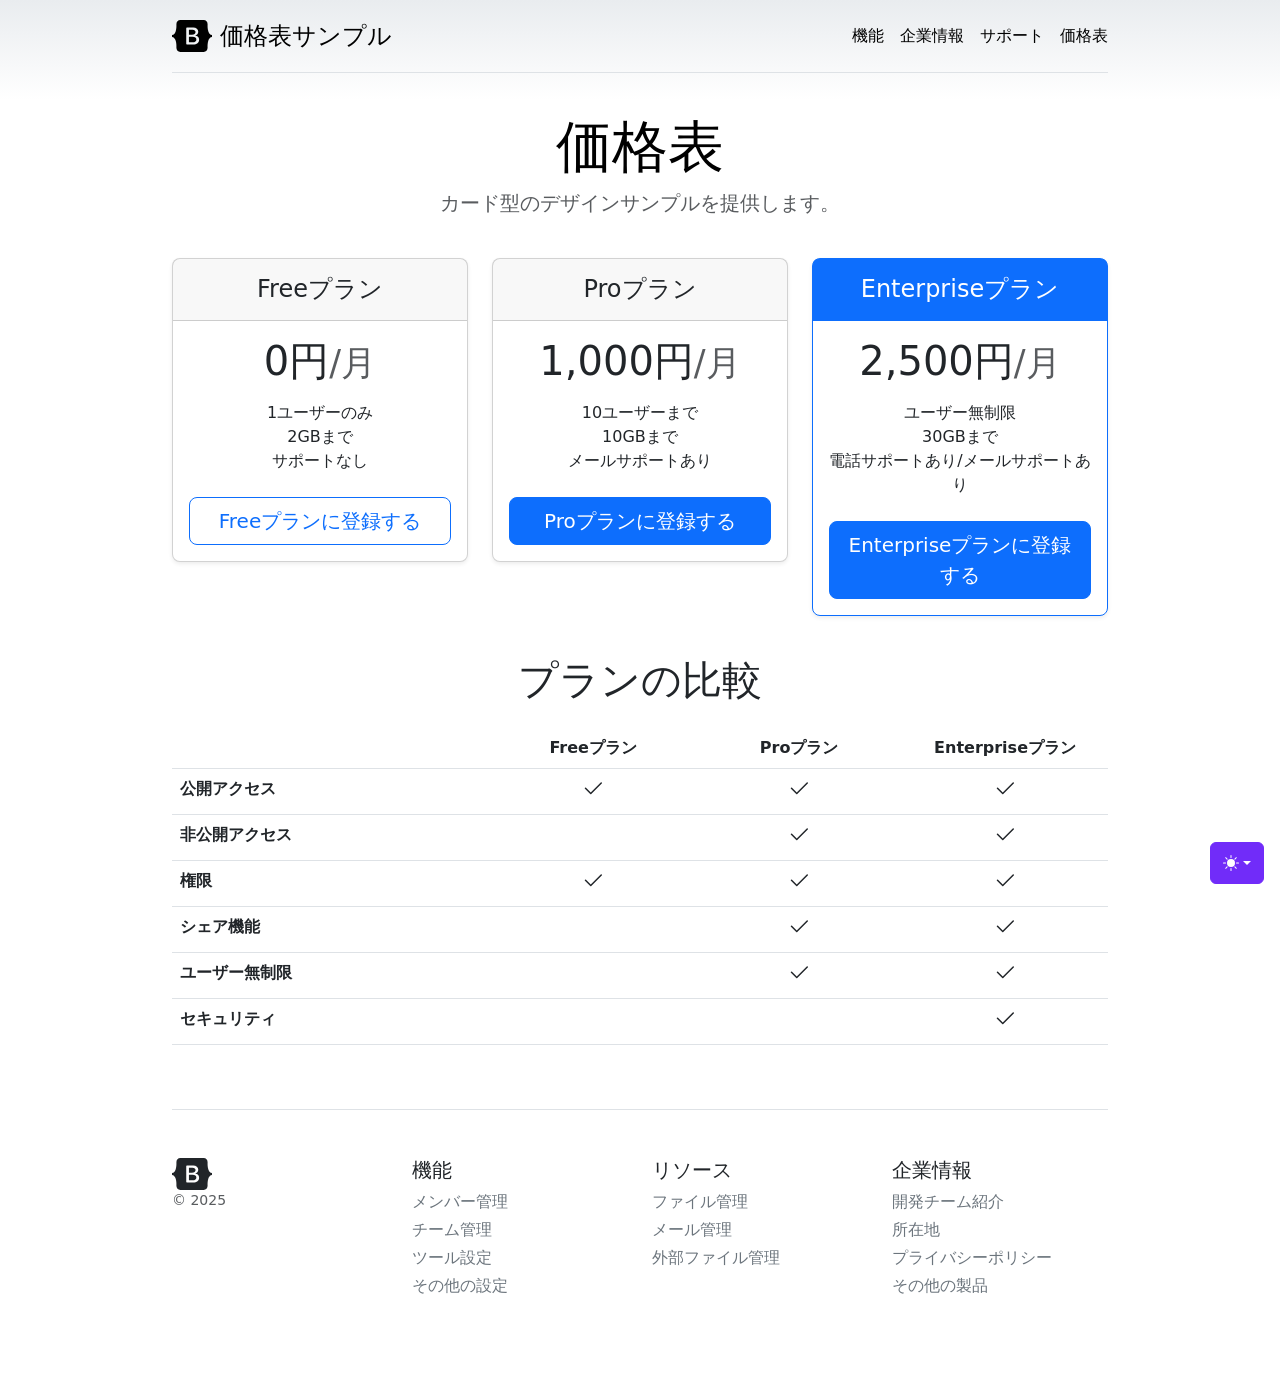
<file: example03/ans.html>
<!doctype html>
<html lang="ja">

<head>
  <meta charset="utf-8" />
  <meta name="viewport" content="width=device-width, initial-scale=1" />
  <link href="css/lib/bootstrap.min.css" rel="stylesheet" />
  <link href="css/style.css" rel="stylesheet" />
  <script src="js/lib/bootstrap.bundle.min.js" defer></script>
  <!-- デモ用のスクリプト -->
  <script src="js/lib/demo.js" defer></script>
  <title>サンプル価格表 - demo</title>
</head>

<body>
  <!-- デモ用のカラーリング -->
  <div>
    <svg xmlns="http://www.w3.org/2000/svg" style="display: none;">
      <symbol id="check2" viewBox="0 0 16 16">
        <path
          d="M13.854 3.646a.5.5 0 0 1 0 .708l-7 7a.5.5 0 0 1-.708 0l-3.5-3.5a.5.5 0 1 1 .708-.708L6.5 10.293l6.646-6.647a.5.5 0 0 1 .708 0z" />
      </symbol>
      <symbol id="circle-half" viewBox="0 0 16 16">
        <path d="M8 15A7 7 0 1 0 8 1v14zm0 1A8 8 0 1 1 8 0a8 8 0 0 1 0 16z" />
      </symbol>
      <symbol id="moon-stars-fill" viewBox="0 0 16 16">
        <path
          d="M6 .278a.768.768 0 0 1 .08.858 7.208 7.208 0 0 0-.878 3.46c0 4.021 3.278 7.277 7.318 7.277.527 0 1.04-.055 1.533-.16a.787.787 0 0 1 .81.316.733.733 0 0 1-.031.893A8.349 8.349 0 0 1 8.344 16C3.734 16 0 12.286 0 7.71 0 4.266 2.114 1.312 5.124.06A.752.752 0 0 1 6 .278z" />
        <path
          d="M10.794 3.148a.217.217 0 0 1 .412 0l.387 1.162c.173.518.579.924 1.097 1.097l1.162.387a.217.217 0 0 1 0 .412l-1.162.387a1.734 1.734 0 0 0-1.097 1.097l-.387 1.162a.217.217 0 0 1-.412 0l-.387-1.162A1.734 1.734 0 0 0 9.31 6.593l-1.162-.387a.217.217 0 0 1 0-.412l1.162-.387a1.734 1.734 0 0 0 1.097-1.097l.387-1.162zM13.863.099a.145.145 0 0 1 .274 0l.258.774c.115.346.386.617.732.732l.774.258a.145.145 0 0 1 0 .274l-.774.258a1.156 1.156 0 0 0-.732.732l-.258.774a.145.145 0 0 1-.274 0l-.258-.774a1.156 1.156 0 0 0-.732-.732l-.774-.258a.145.145 0 0 1 0-.274l.774-.258c.346-.115.617-.386.732-.732L13.863.1z" />
      </symbol>
      <symbol id="sun-fill" viewBox="0 0 16 16">
        <path
          d="M8 12a4 4 0 1 0 0-8 4 4 0 0 0 0 8zM8 0a.5.5 0 0 1 .5.5v2a.5.5 0 0 1-1 0v-2A.5.5 0 0 1 8 0zm0 13a.5.5 0 0 1 .5.5v2a.5.5 0 0 1-1 0v-2A.5.5 0 0 1 8 13zm8-5a.5.5 0 0 1-.5.5h-2a.5.5 0 0 1 0-1h2a.5.5 0 0 1 .5.5zM3 8a.5.5 0 0 1-.5.5h-2a.5.5 0 0 1 0-1h2A.5.5 0 0 1 3 8zm10.657-5.657a.5.5 0 0 1 0 .707l-1.414 1.415a.5.5 0 1 1-.707-.708l1.414-1.414a.5.5 0 0 1 .707 0zm-9.193 9.193a.5.5 0 0 1 0 .707L3.05 13.657a.5.5 0 0 1-.707-.707l1.414-1.414a.5.5 0 0 1 .707 0zm9.193 2.121a.5.5 0 0 1-.707 0l-1.414-1.414a.5.5 0 0 1 .707-.707l1.414 1.414a.5.5 0 0 1 0 .707zM4.464 4.465a.5.5 0 0 1-.707 0L2.343 3.05a.5.5 0 1 1 .707-.707l1.414 1.414a.5.5 0 0 1 0 .708z" />
      </symbol>
    </svg>

    <div class="dropdown position-fixed bottom-0 end-0 mb-3 me-3 bd-mode-toggle">
      <button class="btn btn-bd-primary py-2 dropdown-toggle d-flex align-items-center" id="bd-theme" type="button"
        aria-expanded="false" data-bs-toggle="dropdown" aria-label="Toggle theme (auto)">
        <svg class="bi my-1 theme-icon-active" width="1em" height="1em">
          <use href="#circle-half"></use>
        </svg>
        <span class="visually-hidden" id="bd-theme-text">色の変更</span>
      </button>
      <ul class="dropdown-menu dropdown-menu-end shadow" aria-labelledby="bd-theme-text">
        <li>
          <button type="button" class="dropdown-item d-flex align-items-center" data-bs-theme-value="light"
            aria-pressed="false">
            <svg class="bi me-2 opacity-50 theme-icon" width="1em" height="1em">
              <use href="#sun-fill"></use>
            </svg>
            Light
            <svg class="bi ms-auto d-none" width="1em" height="1em">
              <use href="#check2"></use>
            </svg>
          </button>
        </li>
        <li>
          <button type="button" class="dropdown-item d-flex align-items-center" data-bs-theme-value="dark"
            aria-pressed="false">
            <svg class="bi me-2 opacity-50 theme-icon" width="1em" height="1em">
              <use href="#moon-stars-fill"></use>
            </svg>
            Dark
            <svg class="bi ms-auto d-none" width="1em" height="1em">
              <use href="#check2"></use>
            </svg>
          </button>
        </li>
        <li>
          <button type="button" class="dropdown-item d-flex align-items-center active" data-bs-theme-value="auto"
            aria-pressed="true">
            <svg class="bi me-2 opacity-50 theme-icon" width="1em" height="1em">
              <use href="#circle-half"></use>
            </svg>
            Auto
            <svg class="bi ms-auto d-none" width="1em" height="1em">
              <use href="#check2"></use>
            </svg>
          </button>
        </li>
      </ul>
    </div>


    <svg xmlns="http://www.w3.org/2000/svg" style="display: none;">
      <symbol id="check" viewBox="0 0 16 16">
        <title>Check</title>
        <path
          d="M13.854 3.646a.5.5 0 0 1 0 .708l-7 7a.5.5 0 0 1-.708 0l-3.5-3.5a.5.5 0 1 1 .708-.708L6.5 10.293l6.646-6.647a.5.5 0 0 1 .708 0z" />
      </symbol>
    </svg>
  </div>

  <main>
    <div class="container py-3">
      <header>
        <div class="d-flex flex-column flex-md-row align-items-center pb-3 mb-4 border-bottom">
          <a href="/" class="d-flex align-items-center link-body-emphasis text-decoration-none">
            <svg xmlns="http://www.w3.org/2000/svg" width="40" height="32" class="me-2" viewBox="0 0 118 94" role="img">
              <title>Bootstrap</title>
              <path fill-rule="evenodd" clip-rule="evenodd"
                d="M24.509 0c-6.733 0-11.715 5.893-11.492 12.284.214 6.14-.064 14.092-2.066 20.577C8.943 39.365 5.547 43.485 0 44.014v5.972c5.547.529 8.943 4.649 10.951 11.153 2.002 6.485 2.28 14.437 2.066 20.577C12.794 88.106 17.776 94 24.51 94H93.5c6.733 0 11.714-5.893 11.491-12.284-.214-6.14.064-14.092 2.066-20.577 2.009-6.504 5.396-10.624 10.943-11.153v-5.972c-5.547-.529-8.934-4.649-10.943-11.153-2.002-6.484-2.28-14.437-2.066-20.577C105.214 5.894 100.233 0 93.5 0H24.508zM80 57.863C80 66.663 73.436 72 62.543 72H44a2 2 0 01-2-2V24a2 2 0 012-2h18.437c9.083 0 15.044 4.92 15.044 12.474 0 5.302-4.01 10.049-9.119 10.88v.277C75.317 46.394 80 51.21 80 57.863zM60.521 28.34H49.948v14.934h8.905c6.884 0 10.68-2.772 10.68-7.727 0-4.643-3.264-7.207-9.012-7.207zM49.948 49.2v16.458H60.91c7.167 0 10.964-2.876 10.964-8.281 0-5.406-3.903-8.178-11.425-8.178H49.948z"
                fill="currentColor"></path>
            </svg>
            <span class="fs-4">価格表サンプル</span>
          </a>

          <nav class="d-inline-flex mt-2 mt-md-0 ms-md-auto">
            <a class="me-3 py-2 link-body-emphasis text-decoration-none" href="#">機能</a>
            <a class="me-3 py-2 link-body-emphasis text-decoration-none" href="#">企業情報</a>
            <a class="me-3 py-2 link-body-emphasis text-decoration-none" href="#">サポート</a>
            <a class="py-2 link-body-emphasis text-decoration-none" href="#">価格表</a>
          </nav>
        </div>

        <div class="pricing-header p-3 pb-md-4 mx-auto text-center">
          <h1 class="display-4 fw-normal text-body-emphasis">価格表</h1>
          <p class="fs-5 text-body-secondary">カード型のデザインサンプルを提供します。
          </p>
        </div>
      </header>

      <main>
        <div class="row row-cols-1 row-cols-md-3 mb-3 text-center">
          <div class="col">
            <div class="card mb-4 rounded-3 shadow-sm">
              <div class="card-header py-3">
                <h4 class="my-0 fw-normal">Freeプラン</h4>
              </div>
              <div class="card-body">
                <h1 class="card-title pricing-card-title">0円<small class="text-body-secondary fw-light">/月</small></h1>
                <ul class="list-unstyled mt-3 mb-4">
                  <li>1ユーザーのみ</li>
                  <li>2GBまで</li>
                  <li>サポートなし</li>
                </ul>
                <!-- ここにモーダルを設定 -->
                <button type="button" class="w-100 btn btn-lg btn-outline-primary" data-bs-toggle="modal" data-bs-target="#freeModal">Freeプランに登録する</button>
              </div>
            </div>
          </div>
          <div class="col">
            <div class="card mb-4 rounded-3 shadow-sm">
              <div class="card-header py-3">
                <h4 class="my-0 fw-normal">Proプラン</h4>
              </div>
              <div class="card-body">
                <h1 class="card-title pricing-card-title">1,000円<small class="text-body-secondary fw-light">/月</small></h1>
                <ul class="list-unstyled mt-3 mb-4">
                  <li>10ユーザーまで</li>
                  <li>10GBまで</li>
                  <li>メールサポートあり</li>
                </ul>
                <!-- ここにモーダルを設定 -->
                <button type="button" class="w-100 btn btn-lg btn-primary" data-bs-toggle="modal" data-bs-target="#proModal">Proプランに登録する</button>
              </div>
            </div>
          </div>
          <div class="col">
            <div class="card mb-4 rounded-3 shadow-sm border-primary">
              <div class="card-header py-3 text-bg-primary border-primary">
                <h4 class="my-0 fw-normal">Enterpriseプラン</h4>
              </div>
              <div class="card-body">
                <h1 class="card-title pricing-card-title">2,500円<small class="text-body-secondary fw-light">/月</small></h1>
                <ul class="list-unstyled mt-3 mb-4">
                  <li>ユーザー無制限</li>
                  <li>30GBまで</li>
                  <li>電話サポートあり/メールサポートあり</li>
                </ul>
                <!-- ここにモーダルを設定 -->
                <button type="button" class="w-100 btn btn-lg btn-primary" data-bs-toggle="modal" data-bs-target="#enterpriseModal">Enterpriseプランに登録する</button>
              </div>
            </div>
          </div>
        </div>

        <h2 class="display-6 text-center mb-4">プランの比較</h2>

        <div class="table-responsive">
          <table class="table text-center">
            <thead>
              <tr>
                <th style="width: 34%;"></th>
                <th style="width: 22%;">Freeプラン</th>
                <th style="width: 22%;">Proプラン</th>
                <th style="width: 22%;">Enterpriseプラン</th>
              </tr>
            </thead>
            <tbody>
              <tr>
                <th scope="row" class="text-start">公開アクセス</th>
                <td><svg class="bi" width="24" height="24">
                    <use xlink:href="#check" />
                  </svg></td>
                <td><svg class="bi" width="24" height="24">
                    <use xlink:href="#check" />
                  </svg></td>
                <td><svg class="bi" width="24" height="24">
                    <use xlink:href="#check" />
                  </svg></td>
              </tr>
              <tr>
                <th scope="row" class="text-start">非公開アクセス</th>
                <td></td>
                <td><svg class="bi" width="24" height="24">
                    <use xlink:href="#check" />
                  </svg></td>
                <td><svg class="bi" width="24" height="24">
                    <use xlink:href="#check" />
                  </svg></td>
              </tr>
            </tbody>

            <tbody>
              <tr>
                <th scope="row" class="text-start">権限</th>
                <td><svg class="bi" width="24" height="24">
                    <use xlink:href="#check" />
                  </svg></td>
                <td><svg class="bi" width="24" height="24">
                    <use xlink:href="#check" />
                  </svg></td>
                <td><svg class="bi" width="24" height="24">
                    <use xlink:href="#check" />
                  </svg></td>
              </tr>
              <tr>
                <th scope="row" class="text-start">シェア機能</th>
                <td></td>
                <td><svg class="bi" width="24" height="24">
                    <use xlink:href="#check" />
                  </svg></td>
                <td><svg class="bi" width="24" height="24">
                    <use xlink:href="#check" />
                  </svg></td>
              </tr>
              <tr>
                <th scope="row" class="text-start">ユーザー無制限</th>
                <td></td>
                <td><svg class="bi" width="24" height="24">
                    <use xlink:href="#check" />
                  </svg></td>
                <td><svg class="bi" width="24" height="24">
                    <use xlink:href="#check" />
                  </svg></td>
              </tr>
              <tr>
                <th scope="row" class="text-start">セキュリティ</th>
                <td></td>
                <td></td>
                <td><svg class="bi" width="24" height="24">
                    <use xlink:href="#check" />
                  </svg></td>
              </tr>
            </tbody>
          </table>
        </div>
      </main>

      <footer class="pt-4 my-md-5 pt-md-5 border-top">
        <div class="row">
          <div class="col-12 col-md">
            <svg xmlns="http://www.w3.org/2000/svg" width="40" height="32" class="me-2" viewBox="0 0 118 94" role="img">
              <title>Bootstrap</title>
              <path fill-rule="evenodd" clip-rule="evenodd" d="M24.509 0c-6.733 0-11.715 5.893-11.492 12.284.214 6.14-.064 14.092-2.066 20.577C8.943 39.365 5.547 43.485 0 44.014v5.972c5.547.529 8.943 4.649 10.951 11.153 2.002 6.485 2.28 14.437 2.066 20.577C12.794 88.106 17.776 94 24.51 94H93.5c6.733 0 11.714-5.893 11.491-12.284-.214-6.14.064-14.092 2.066-20.577 2.009-6.504 5.396-10.624 10.943-11.153v-5.972c-5.547-.529-8.934-4.649-10.943-11.153-2.002-6.484-2.28-14.437-2.066-20.577C105.214 5.894 100.233 0 93.5 0H24.508zM80 57.863C80 66.663 73.436 72 62.543 72H44a2 2 0 01-2-2V24a2 2 0 012-2h18.437c9.083 0 15.044 4.92 15.044 12.474 0 5.302-4.01 10.049-9.119 10.88v.277C75.317 46.394 80 51.21 80 57.863zM60.521 28.34H49.948v14.934h8.905c6.884 0 10.68-2.772 10.68-7.727 0-4.643-3.264-7.207-9.012-7.207zM49.948 49.2v16.458H60.91c7.167 0 10.964-2.876 10.964-8.281 0-5.406-3.903-8.178-11.425-8.178H49.948z" fill="currentColor"></path>
            </svg>

            <small class="d-block mb-3 text-body-secondary">&copy; 2025</small>
          </div>
          <div class="col-6 col-md">
            <h5>機能</h5>
            <ul class="list-unstyled text-small">
              <li class="mb-1"><a class="link-secondary text-decoration-none" href="#">メンバー管理</a></li>
              <li class="mb-1"><a class="link-secondary text-decoration-none" href="#">チーム管理</a></li>
              <li class="mb-1"><a class="link-secondary text-decoration-none" href="#">ツール設定</a></li>
              <li class="mb-1"><a class="link-secondary text-decoration-none" href="#">その他の設定</a></li>
            </ul>
          </div>
          <div class="col-6 col-md">
            <h5>リソース</h5>
            <ul class="list-unstyled text-small">
              <li class="mb-1"><a class="link-secondary text-decoration-none" href="#">ファイル管理</a></li>
              <li class="mb-1"><a class="link-secondary text-decoration-none" href="#">メール管理</a></li>
              <li class="mb-1"><a class="link-secondary text-decoration-none" href="#">外部ファイル管理</a></li>
            </ul>
          </div>
          <div class="col-6 col-md">
            <h5>企業情報</h5>
            <ul class="list-unstyled text-small">
              <li class="mb-1"><a class="link-secondary text-decoration-none" href="#">開発チーム紹介</a></li>
              <li class="mb-1"><a class="link-secondary text-decoration-none" href="#">所在地</a></li>
              <li class="mb-1"><a class="link-secondary text-decoration-none" href="#">プライバシーポリシー</a></li>
              <li class="mb-1"><a class="link-secondary text-decoration-none" href="#">その他の製品</a></li>
            </ul>
          </div>
        </div>
      </footer>
    </div>
  </main>

  <!-- ここにモーダルを設定 -->
  <!-- 参考: https://getbootstrap.jp/docs/5.3/components/modal/#%e3%83%a9%e3%82%a4%e3%83%96%e3%83%87%e3%83%a2 -->
  <div class="modal fade" id="freeModal" tabindex="-1" aria-labelledby="freeModalLabel" aria-hidden="true">
    <div class="modal-dialog">
      <div class="modal-content">
        <div class="modal-header">
          <h1 class="modal-title fs-5" id="freeModalLabel">本当に登録しますか</h1>
          <button type="button" class="btn-close" data-bs-dismiss="modal" aria-label="Close"></button>
        </div>
        <div class="modal-body">
          内容を確認してください
        </div>
        <div class="modal-footer">
          <button type="button" class="btn btn-secondary" data-bs-dismiss="modal">キャンセル</button>
          <button type="button" class="btn btn-primary" data-bs-dismiss="modal">Freeプランに登録する</button>
        </div>
      </div>
    </div>
  </div>

  <div class="modal fade" id="proModal" tabindex="-1" aria-labelledby="proModalLabel" aria-hidden="true">
    <div class="modal-dialog">
      <div class="modal-content">
        <div class="modal-header">
          <h1 class="modal-title fs-5" id="proModalLabel">本当に登録しますか</h1>
          <button type="button" class="btn-close" data-bs-dismiss="modal" aria-label="Close"></button>
        </div>
        <div class="modal-body">
          内容を確認してください
        </div>
        <div class="modal-footer">
          <button type="button" class="btn btn-secondary" data-bs-dismiss="modal">キャンセル</button>
          <button type="button" class="btn btn-success" data-bs-dismiss="modal">Proプランに登録する</button>
        </div>
      </div>
    </div>
  </div>

  <div class="modal fade" id="enterpriseModal" tabindex="-1" aria-labelledby="enterpriseModalLabel" aria-hidden="true">
    <div class="modal-dialog">
      <div class="modal-content">
        <div class="modal-header">
          <h1 class="modal-title fs-5" id="enterpriseModalLabel">本当に登録しますか</h1>
          <button type="button" class="btn-close" data-bs-dismiss="modal" aria-label="Close"></button>
        </div>
        <div class="modal-body">
          内容を確認してください
        </div>
        <div class="modal-footer">
          <button type="button" class="btn btn-secondary" data-bs-dismiss="modal">キャンセル</button>
          <button type="button" class="btn btn-danger" data-bs-dismiss="modal">Enterpriseプランに登録する</button>
        </div>
      </div>
    </div>
  </div>
</body>
</html>
</file>
<file: example03/css/style.css>
body {
  background-image: linear-gradient(180deg, var(--bs-secondary-bg), var(--bs-body-bg) 100px, var(--bs-body-bg));
}

.container {
  max-width: 960px;
}

.pricing-header {
  max-width: 700px;
}




.bd-placeholder-img {
  font-size: 1.125rem;
  text-anchor: middle;
  -webkit-user-select: none;
  -moz-user-select: none;
  user-select: none;
}

@media (min-width: 768px) {
  .bd-placeholder-img-lg {
    font-size: 3.5rem;
  }
}

.b-example-divider {
  width: 100%;
  height: 3rem;
  background-color: rgba(0, 0, 0, .1);
  border: solid rgba(0, 0, 0, .15);
  border-width: 1px 0;
  box-shadow: inset 0 .5em 1.5em rgba(0, 0, 0, .1), inset 0 .125em .5em rgba(0, 0, 0, .15);
}

.b-example-vr {
  flex-shrink: 0;
  width: 1.5rem;
  height: 100vh;
}

.bi {
  vertical-align: -.125em;
  fill: currentColor;
}

.nav-scroller {
  position: relative;
  z-index: 2;
  height: 2.75rem;
  overflow-y: hidden;
}

.nav-scroller .nav {
  display: flex;
  flex-wrap: nowrap;
  padding-bottom: 1rem;
  margin-top: -1px;
  overflow-x: auto;
  text-align: center;
  white-space: nowrap;
  -webkit-overflow-scrolling: touch;
}

.btn-bd-primary {
  --bd-violet-bg: #712cf9;
  --bd-violet-rgb: 112.520718, 44.062154, 249.437846;

  --bs-btn-font-weight: 600;
  --bs-btn-color: var(--bs-white);
  --bs-btn-bg: var(--bd-violet-bg);
  --bs-btn-border-color: var(--bd-violet-bg);
  --bs-btn-hover-color: var(--bs-white);
  --bs-btn-hover-bg: #6528e0;
  --bs-btn-hover-border-color: #6528e0;
  --bs-btn-focus-shadow-rgb: var(--bd-violet-rgb);
  --bs-btn-active-color: var(--bs-btn-hover-color);
  --bs-btn-active-bg: #5a23c8;
  --bs-btn-active-border-color: #5a23c8;
}
.bd-mode-toggle {
  z-index: 1500;
}
</file>
<file: form-product-sample/css/style.css>
/* 
 * cssの編集は【不要】です。
*/

.feature-img {
  object-fit: cover;
  height: 300px;
  width: 100%;
}
</file>
